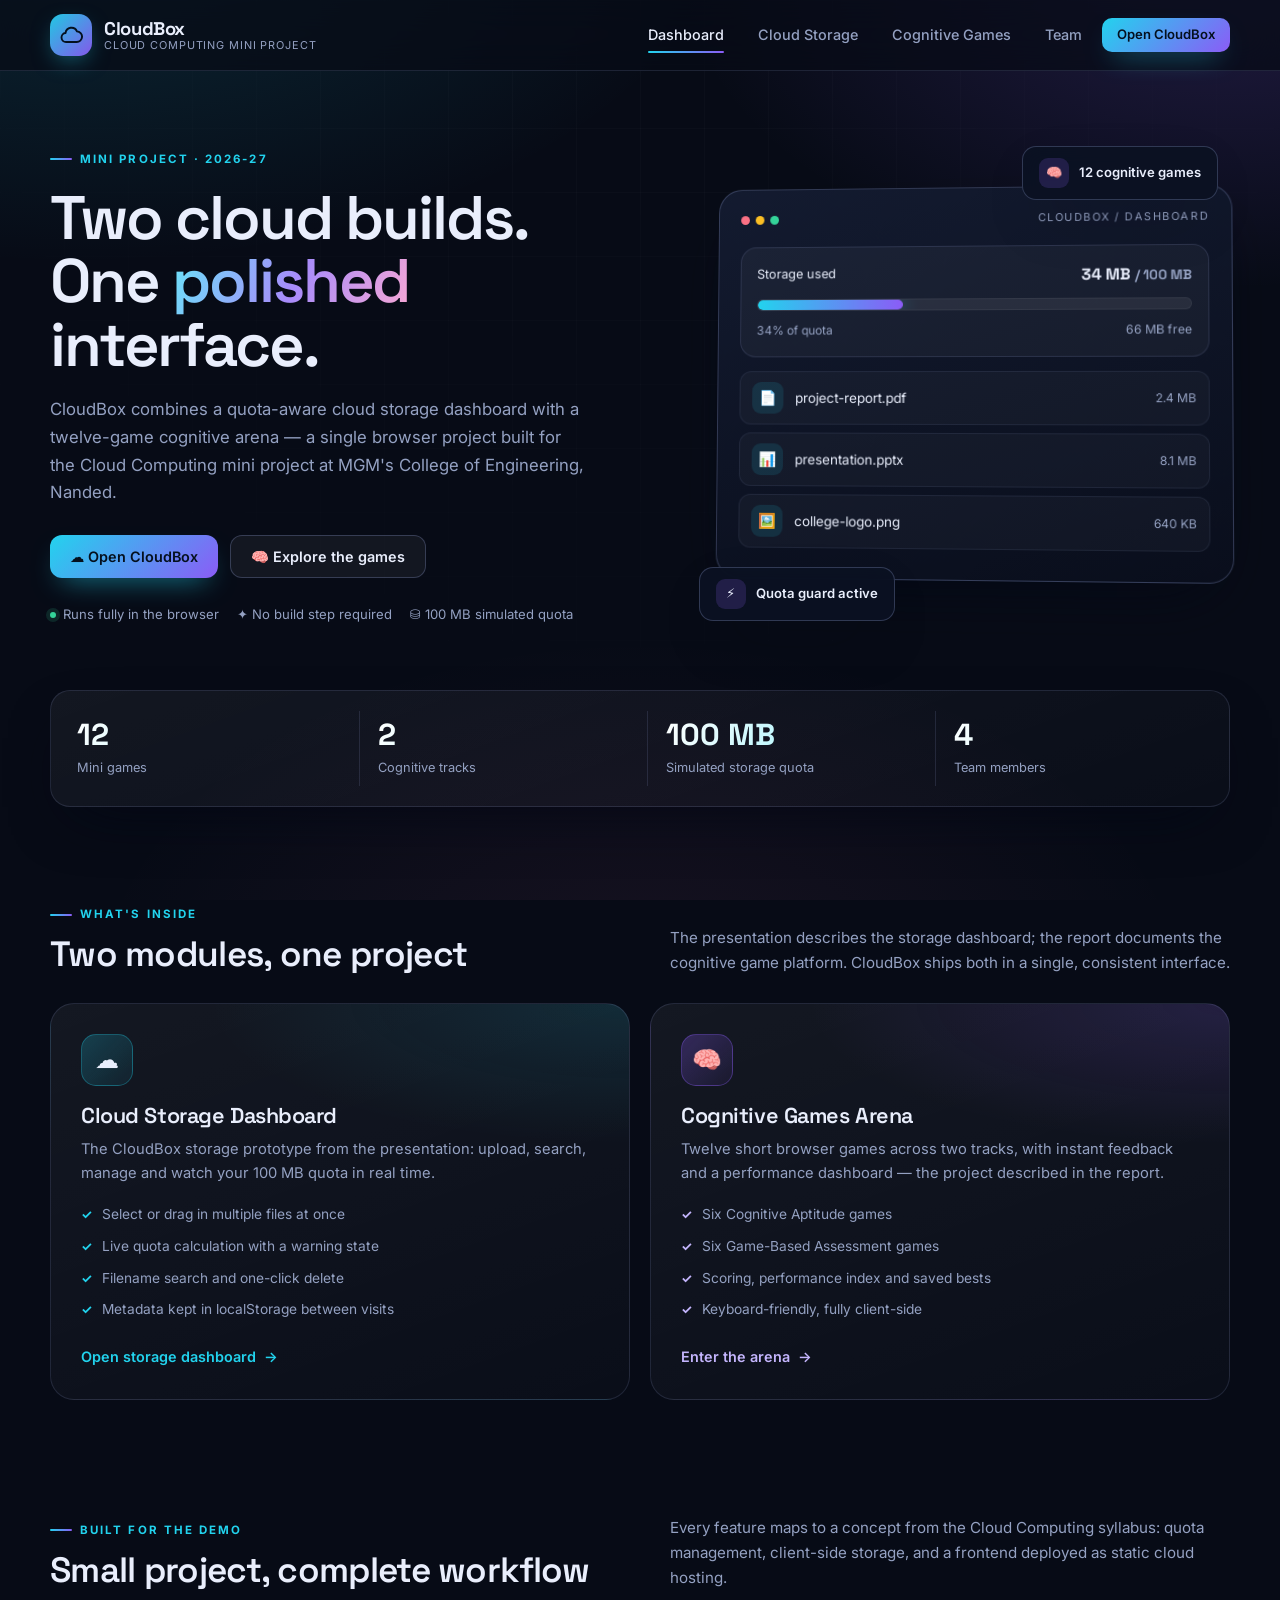
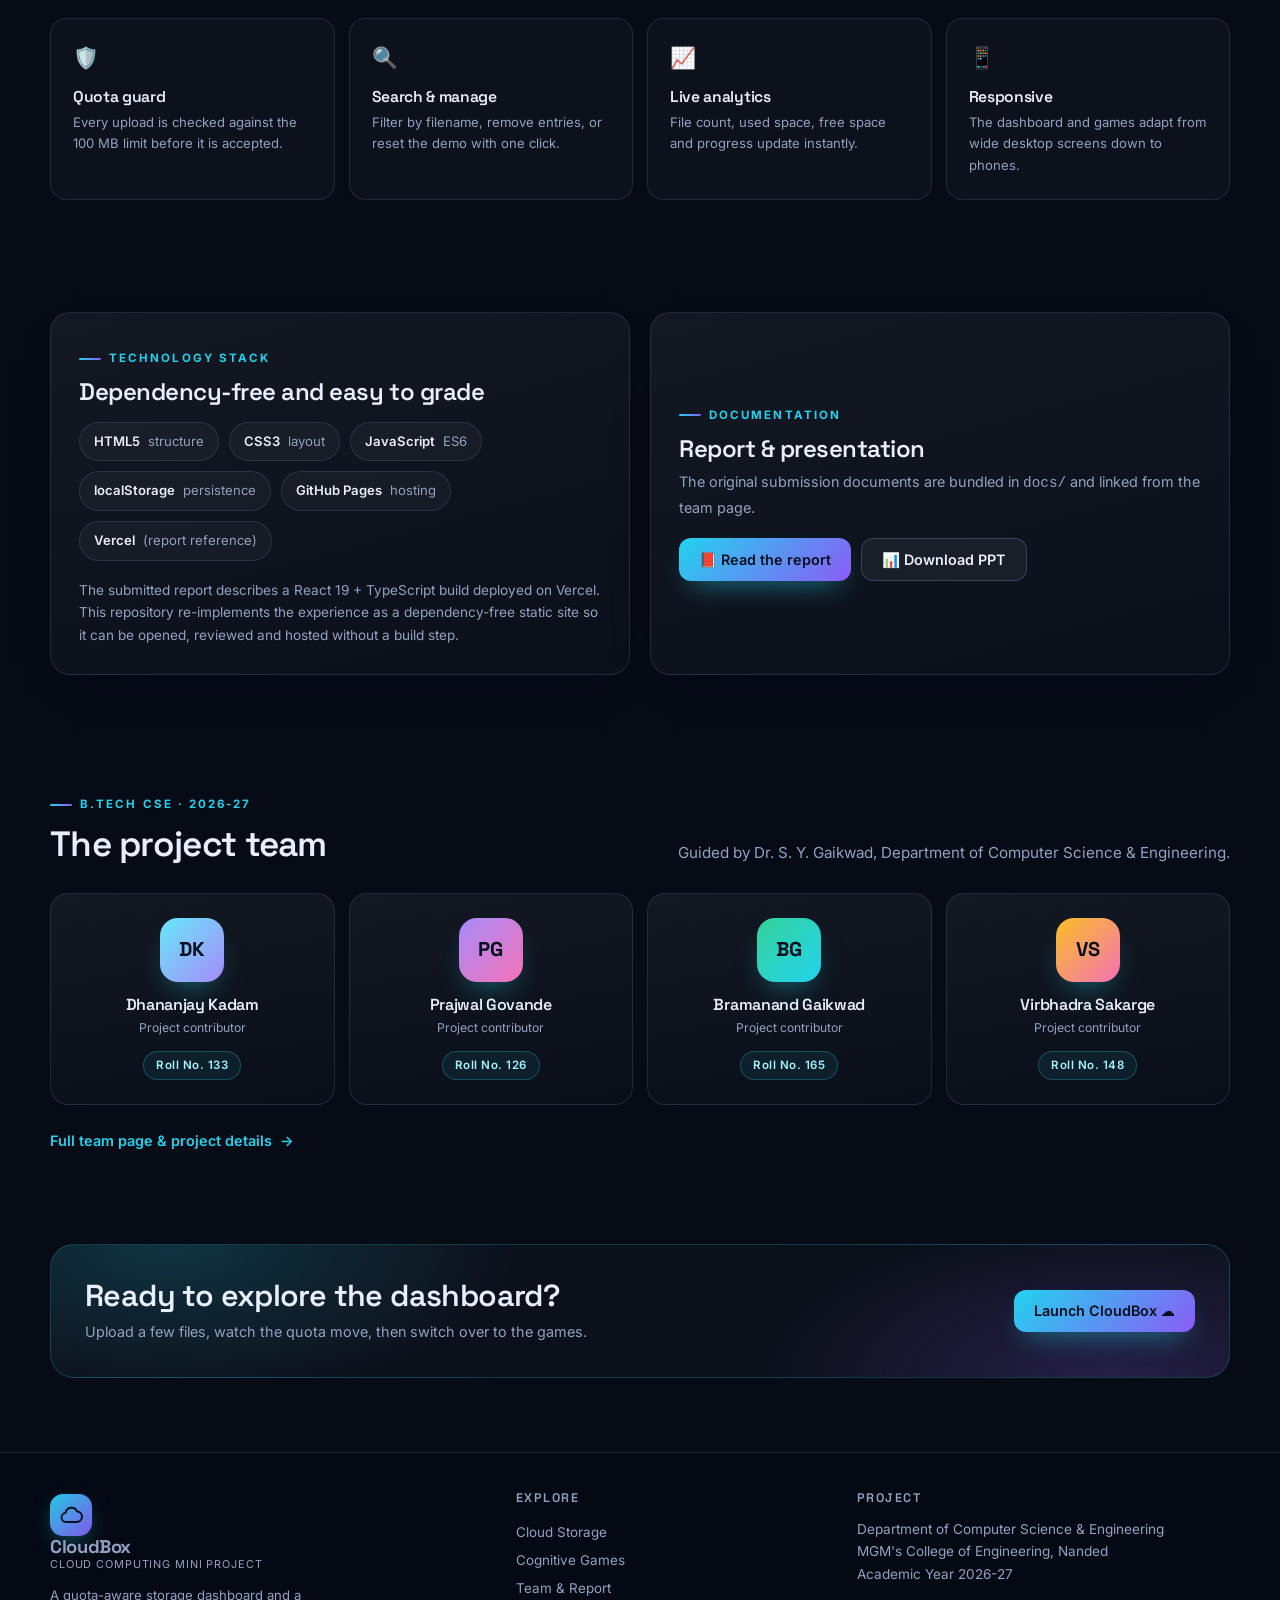
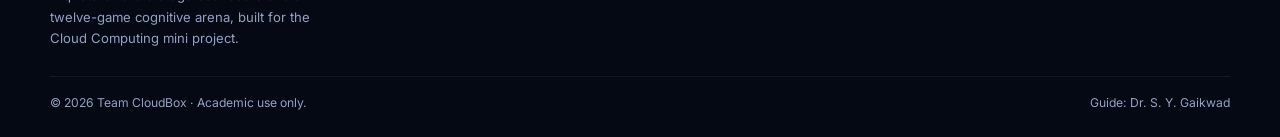
<file: index.html>
<!DOCTYPE html>
<html lang="en">
<head>
  <meta charset="UTF-8" />
  <meta name="viewport" content="width=device-width, initial-scale=1.0" />
  <title>CloudBox — Cloud Computing Mini Project 2026-27</title>
  <meta name="description" content="CloudBox is a Cloud Computing mini project combining a quota-aware cloud storage dashboard with a twelve-game cognitive arena." />
  <link rel="icon" href="data:image/svg+xml,%3Csvg xmlns='http://www.w3.org/2000/svg' viewBox='0 0 100 100'%3E%3Ctext y='.9em' font-size='90'%3E%E2%98%81%EF%B8%8F%3C/text%3E%3C/svg%3E" />
  <link rel="preconnect" href="https://fonts.googleapis.com" />
  <link rel="preconnect" href="https://fonts.gstatic.com" crossorigin />
  <link href="https://fonts.googleapis.com/css2?family=Inter:wght@400;500;600;700&family=Space+Grotesk:wght@500;600;700&display=swap" rel="stylesheet" />
  <link rel="stylesheet" href="assets/css/style.css" />
</head>
<body data-page="home">

  <header class="site-header">
    <div class="container header-inner">
      <a class="brand" href="index.html" aria-label="CloudBox home">
        <span class="brand-mark" aria-hidden="true">
          <svg viewBox="0 0 24 24" fill="none" stroke="currentColor" stroke-width="1.9" stroke-linecap="round" stroke-linejoin="round">
            <path d="M17.5 19H7a4.5 4.5 0 0 1-.5-8.97 6 6 0 0 1 11.45-1.7A4.5 4.5 0 0 1 17.5 19Z" />
          </svg>
        </span>
        <span class="brand-text">
          <strong>CloudBox</strong>
          <small>Cloud Computing Mini Project</small>
        </span>
      </a>

      <button class="nav-toggle" aria-label="Toggle navigation" aria-expanded="false" aria-controls="siteNav">☰</button>

      <nav class="nav" id="siteNav" aria-label="Main navigation">
        <a href="index.html" data-nav="home">Dashboard</a>
        <a href="storage.html" data-nav="storage">Cloud Storage</a>
        <a href="games.html" data-nav="games">Cognitive Games</a>
        <a href="team.html" data-nav="team">Team</a>
        <a class="btn btn-primary btn-sm" href="storage.html">Open CloudBox</a>
      </nav>
    </div>
  </header>

  <main>
    <!-- Hero -->
    <section class="hero">
      <div class="container hero-grid">
        <div>
          <span class="eyebrow">Mini Project · 2026-27</span>
          <h1>Two cloud builds.<br />One <span class="grad">polished</span> interface.</h1>
          <p class="hero-lead">
            CloudBox combines a quota-aware cloud storage dashboard with a twelve-game
            cognitive arena — a single browser project built for the Cloud Computing
            mini project at MGM's College of Engineering, Nanded.
          </p>
          <div class="hero-actions">
            <a class="btn btn-primary" href="storage.html">☁ Open CloudBox</a>
            <a class="btn" href="games.html">🧠 Explore the games</a>
          </div>
          <div class="hero-meta">
            <span><i class="dot"></i> Runs fully in the browser</span>
            <span>✦ No build step required</span>
            <span>⛁ 100 MB simulated quota</span>
          </div>
        </div>

        <div class="hero-visual" aria-hidden="true">
          <div class="float-chip one"><span class="ico">🧠</span> 12 cognitive games</div>
          <div class="console">
            <div class="console-top">
              <div class="console-dots"><i></i><i></i><i></i></div>
              <span class="console-title">cloudbox / dashboard</span>
            </div>

            <div class="quota-card">
              <div class="quota-line"><span>Storage used</span><strong>34 MB <span class="muted small">/ 100 MB</span></strong></div>
              <div class="progress"><span style="width:34%"></span></div>
              <div class="progress-legend"><span>34% of quota</span><span>66 MB free</span></div>
            </div>

            <div class="mini-file"><span class="ico">📄</span> project-report.pdf <span class="size">2.4 MB</span></div>
            <div class="mini-file"><span class="ico">📊</span> presentation.pptx <span class="size">8.1 MB</span></div>
            <div class="mini-file"><span class="ico">🖼️</span> college-logo.png <span class="size">640 KB</span></div>
          </div>
          <div class="float-chip two"><span class="ico">⚡</span> Quota guard active</div>
        </div>
      </div>
    </section>

    <!-- Quick stats -->
    <section class="section-sm">
      <div class="container">
        <div class="stats-strip reveal">
          <div class="stat-cell"><strong>12</strong><span>Mini games</span></div>
          <div class="stat-cell"><strong>2</strong><span>Cognitive tracks</span></div>
          <div class="stat-cell"><strong>100 MB</strong><span>Simulated storage quota</span></div>
          <div class="stat-cell"><strong>4</strong><span>Team members</span></div>
        </div>
      </div>
    </section>

    <!-- Modules -->
    <section class="section">
      <div class="container">
        <div class="section-head reveal">
          <div>
            <span class="eyebrow">What's inside</span>
            <h2>Two modules, one project</h2>
          </div>
          <p>The presentation describes the storage dashboard; the report documents the cognitive game platform. CloudBox ships both in a single, consistent interface.</p>
        </div>

        <div class="module-grid">
          <article class="module-card card reveal">
            <div class="module-icon">☁️</div>
            <h3>Cloud Storage Dashboard</h3>
            <p>The CloudBox storage prototype from the presentation: upload, search, manage and watch your 100 MB quota in real time.</p>
            <ul class="module-list">
              <li>Select or drag in multiple files at once</li>
              <li>Live quota calculation with a warning state</li>
              <li>Filename search and one-click delete</li>
              <li>Metadata kept in localStorage between visits</li>
            </ul>
            <a class="link-arrow" href="storage.html">Open storage dashboard <span aria-hidden="true">→</span></a>
          </article>

          <article class="module-card violet card reveal">
            <div class="module-icon">🧠</div>
            <h3>Cognitive Games Arena</h3>
            <p>Twelve short browser games across two tracks, with instant feedback and a performance dashboard — the project described in the report.</p>
            <ul class="module-list">
              <li>Six Cognitive Aptitude games</li>
              <li>Six Game-Based Assessment games</li>
              <li>Scoring, performance index and saved bests</li>
              <li>Keyboard-friendly, fully client-side</li>
            </ul>
            <a class="link-arrow" href="games.html">Enter the arena <span aria-hidden="true">→</span></a>
          </article>
        </div>
      </div>
    </section>

    <!-- Features -->
    <section class="section">
      <div class="container">
        <div class="section-head reveal">
          <div>
            <span class="eyebrow">Built for the demo</span>
            <h2>Small project, complete workflow</h2>
          </div>
          <p>Every feature maps to a concept from the Cloud Computing syllabus: quota management, client-side storage, and a frontend deployed as static cloud hosting.</p>
        </div>

        <div class="feature-grid">
          <div class="feature reveal">
            <span class="f-ico">🛡️</span>
            <h4>Quota guard</h4>
            <p>Every upload is checked against the 100 MB limit before it is accepted.</p>
          </div>
          <div class="feature reveal">
            <span class="f-ico">🔍</span>
            <h4>Search &amp; manage</h4>
            <p>Filter by filename, remove entries, or reset the demo with one click.</p>
          </div>
          <div class="feature reveal">
            <span class="f-ico">📈</span>
            <h4>Live analytics</h4>
            <p>File count, used space, free space and progress update instantly.</p>
          </div>
          <div class="feature reveal">
            <span class="f-ico">📱</span>
            <h4>Responsive</h4>
            <p>The dashboard and games adapt from wide desktop screens down to phones.</p>
          </div>
        </div>
      </div>
    </section>

    <!-- Stack + report -->
    <section class="section">
      <div class="container">
        <div class="module-grid">
          <div class="panel reveal" style="padding: 28px;">
            <span class="eyebrow">Technology stack</span>
            <h2 style="margin: 10px 0 16px; font-size: 1.5rem;">Dependency-free and easy to grade</h2>
            <div class="chip-row">
              <span class="chip"><b>HTML5</b> structure</span>
              <span class="chip"><b>CSS3</b> layout</span>
              <span class="chip"><b>JavaScript</b> ES6</span>
              <span class="chip"><b>localStorage</b> persistence</span>
              <span class="chip"><b>GitHub Pages</b> hosting</span>
              <span class="chip"><b>Vercel</b> (report reference)</span>
            </div>
            <p class="small muted" style="margin-top: 18px;">
              The submitted report describes a React 19 + TypeScript build deployed on Vercel.
              This repository re-implements the experience as a dependency-free static site so it
              can be opened, reviewed and hosted without a build step.
            </p>
          </div>

          <div class="panel reveal" style="padding: 28px; display: flex; flex-direction: column; justify-content: center;">
            <span class="eyebrow">Documentation</span>
            <h2 style="margin: 10px 0 8px; font-size: 1.5rem;">Report &amp; presentation</h2>
            <p class="muted" style="font-size: 0.9rem;">The original submission documents are bundled in <code>docs/</code> and linked from the team page.</p>
            <div style="display: flex; gap: 10px; flex-wrap: wrap; margin-top: 18px;">
              <a class="btn btn-primary" href="docs/Cloud_Computing_Mini_Project_Report.pdf" target="_blank" rel="noopener">📕 Read the report</a>
              <a class="btn" href="docs/Cloud_Computing_Mini_Project_Presentation.pptx">📊 Download PPT</a>
            </div>
          </div>
        </div>
      </div>
    </section>

    <!-- Team -->
    <section class="section">
      <div class="container">
        <div class="section-head reveal">
          <div>
            <span class="eyebrow">B.Tech CSE · 2026-27</span>
            <h2>The project team</h2>
          </div>
          <p>Guided by Dr. S. Y. Gaikwad, Department of Computer Science &amp; Engineering.</p>
        </div>

        <div class="team-grid">
          <article class="member reveal">
            <div class="avatar">DK</div>
            <h3>Dhananjay Kadam</h3>
            <p class="role">Project contributor</p>
            <span class="roll">Roll No. 133</span>
          </article>
          <article class="member reveal">
            <div class="avatar">PG</div>
            <h3>Prajwal Govande</h3>
            <p class="role">Project contributor</p>
            <span class="roll">Roll No. 126</span>
          </article>
          <article class="member reveal">
            <div class="avatar">BG</div>
            <h3>Bramanand Gaikwad</h3>
            <p class="role">Project contributor</p>
            <span class="roll">Roll No. 165</span>
          </article>
          <article class="member reveal">
            <div class="avatar">VS</div>
            <h3>Virbhadra Sakarge</h3>
            <p class="role">Project contributor</p>
            <span class="roll">Roll No. 148</span>
          </article>
        </div>

        <div style="margin-top: 22px;">
          <a class="link-arrow" href="team.html">Full team page &amp; project details <span aria-hidden="true">→</span></a>
        </div>
      </div>
    </section>

    <!-- CTA -->
    <section class="section-sm">
      <div class="container">
        <div class="cta-band reveal">
          <div>
            <h2>Ready to explore the dashboard?</h2>
            <p>Upload a few files, watch the quota move, then switch over to the games.</p>
          </div>
          <a class="btn btn-primary" href="storage.html">Launch CloudBox ☁</a>
        </div>
      </div>
    </section>
  </main>

  <footer class="site-footer">
    <div class="container footer-grid">
      <div class="footer-brand">
        <a class="brand" href="index.html">
          <span class="brand-mark" aria-hidden="true">
            <svg viewBox="0 0 24 24" fill="none" stroke="currentColor" stroke-width="1.9" stroke-linecap="round" stroke-linejoin="round">
              <path d="M17.5 19H7a4.5 4.5 0 0 1-.5-8.97 6 6 0 0 1 11.45-1.7A4.5 4.5 0 0 1 17.5 19Z" />
            </svg>
          </span>
          <span class="brand-text"><strong>CloudBox</strong><small>Cloud Computing Mini Project</small></span>
        </a>
        <p>A quota-aware storage dashboard and a twelve-game cognitive arena, built for the Cloud Computing mini project.</p>
      </div>

      <div>
        <h4>Explore</h4>
        <a href="storage.html">Cloud Storage</a>
        <a href="games.html">Cognitive Games</a>
        <a href="team.html">Team &amp; Report</a>
      </div>

      <div>
        <h4>Project</h4>
        <p class="small muted">Department of Computer Science &amp; Engineering<br />
        MGM's College of Engineering, Nanded<br />
        Academic Year 2026-27</p>
      </div>
    </div>

    <div class="container footer-bottom">
      <span>© <span class="js-year">2026</span> Team CloudBox · Academic use only.</span>
      <span>Guide: Dr. S. Y. Gaikwad</span>
    </div>
  </footer>

  <script src="assets/js/common.js"></script>
</body>
</html>
</file>
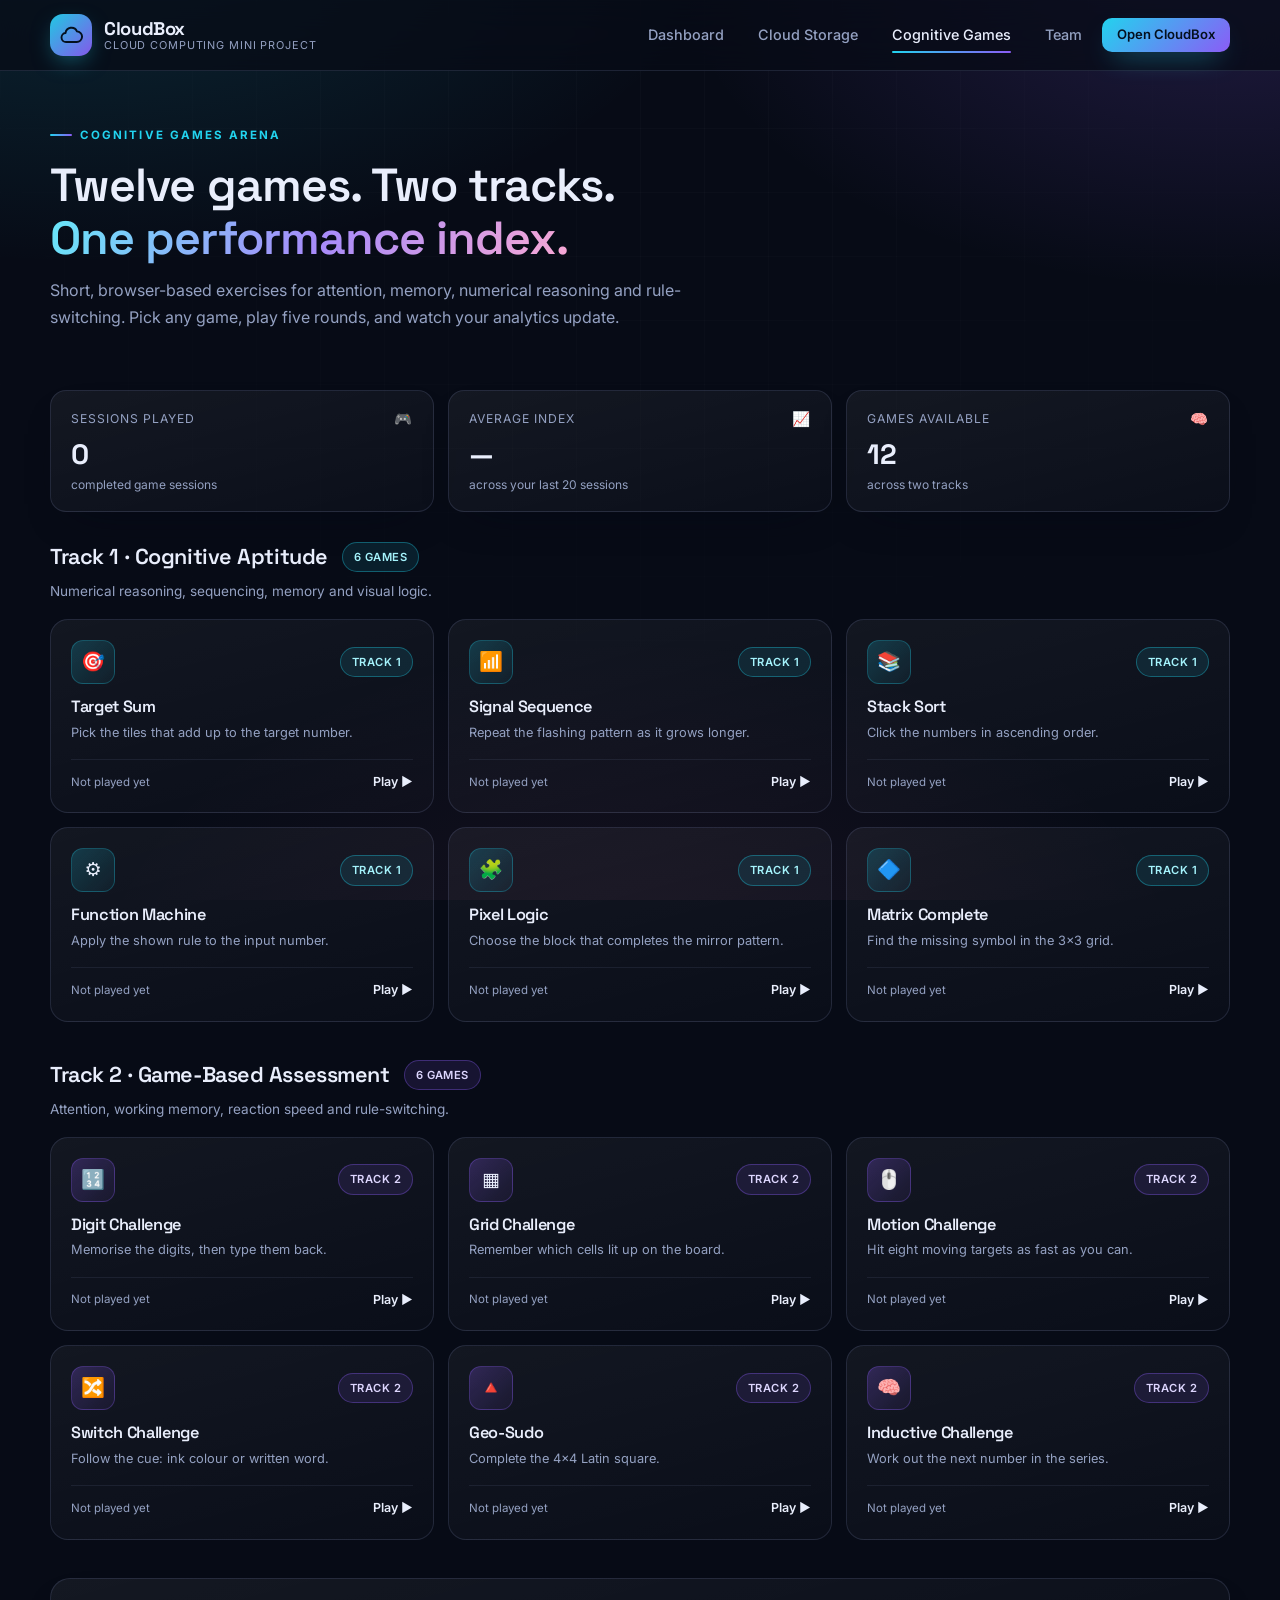
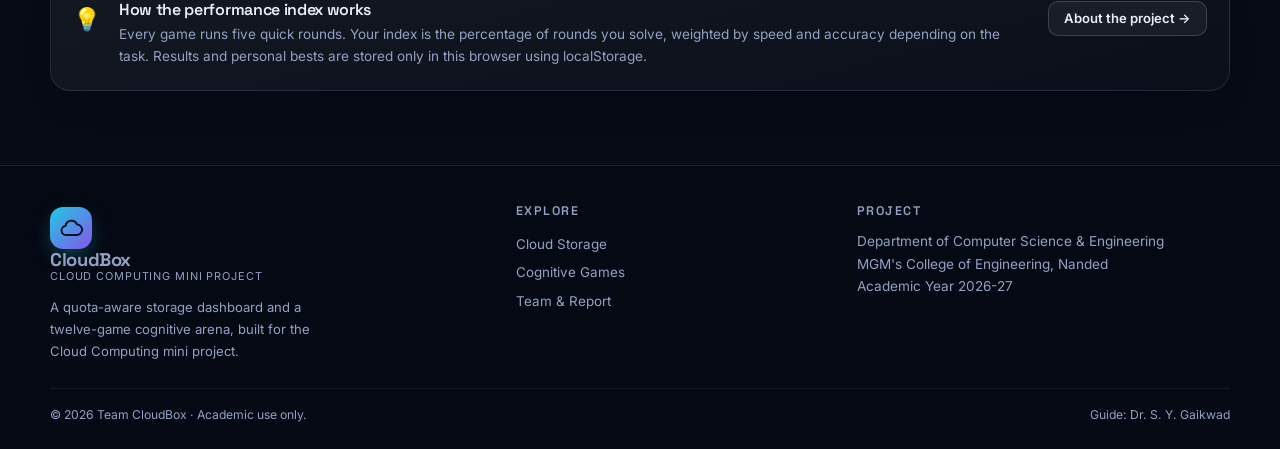
<file: games.html>
<!DOCTYPE html>
<html lang="en">
<head>
  <meta charset="UTF-8" />
  <meta name="viewport" content="width=device-width, initial-scale=1.0" />
  <title>Cognitive Games — CloudBox</title>
  <meta name="description" content="Twelve browser-based cognitive mini-games across two tracks, with instant scoring and a performance dashboard." />
  <link rel="icon" href="data:image/svg+xml,%3Csvg xmlns='http://www.w3.org/2000/svg' viewBox='0 0 100 100'%3E%3Ctext y='.9em' font-size='90'%3E%F0%9F%A7%A0%3C/text%3E%3C/svg%3E" />
  <link rel="preconnect" href="https://fonts.googleapis.com" />
  <link rel="preconnect" href="https://fonts.gstatic.com" crossorigin />
  <link href="https://fonts.googleapis.com/css2?family=Inter:wght@400;500;600;700&family=Space+Grotesk:wght@500;600;700&display=swap" rel="stylesheet" />
  <link rel="stylesheet" href="assets/css/style.css" />
</head>
<body data-page="games">

  <header class="site-header">
    <div class="container header-inner">
      <a class="brand" href="index.html" aria-label="CloudBox home">
        <span class="brand-mark" aria-hidden="true">
          <svg viewBox="0 0 24 24" fill="none" stroke="currentColor" stroke-width="1.9" stroke-linecap="round" stroke-linejoin="round">
            <path d="M17.5 19H7a4.5 4.5 0 0 1-.5-8.97 6 6 0 0 1 11.45-1.7A4.5 4.5 0 0 1 17.5 19Z" />
          </svg>
        </span>
        <span class="brand-text"><strong>CloudBox</strong><small>Cloud Computing Mini Project</small></span>
      </a>

      <button class="nav-toggle" aria-label="Toggle navigation" aria-expanded="false" aria-controls="siteNav">☰</button>

      <nav class="nav" id="siteNav" aria-label="Main navigation">
        <a href="index.html" data-nav="home">Dashboard</a>
        <a href="storage.html" data-nav="storage">Cloud Storage</a>
        <a href="games.html" data-nav="games">Cognitive Games</a>
        <a href="team.html" data-nav="team">Team</a>
        <a class="btn btn-primary btn-sm" href="storage.html">Open CloudBox</a>
      </nav>
    </div>
  </header>

  <main>
    <section class="page-hero">
      <div class="container">
        <span class="eyebrow">Cognitive Games Arena</span>
        <h1>Twelve games. Two tracks.<br /><span class="grad">One performance index.</span></h1>
        <p>
          Short, browser-based exercises for attention, memory, numerical reasoning and
          rule-switching. Pick any game, play five rounds, and watch your analytics update.
        </p>
      </div>
    </section>

    <section class="section-sm">
      <div class="container">
        <div class="analytics-strip">
          <div class="stat-card panel">
            <div class="label"><span>Sessions Played</span><span>🎮</span></div>
            <strong id="statPlays">0</strong>
            <small>completed game sessions</small>
          </div>
          <div class="stat-card panel">
            <div class="label"><span>Average Index</span><span>📈</span></div>
            <strong id="statAvg">—</strong>
            <small>across your last 20 sessions</small>
          </div>
          <div class="stat-card panel">
            <div class="label"><span>Games Available</span><span>🧠</span></div>
            <strong id="statGames">12</strong>
            <small>across two tracks</small>
          </div>
        </div>

        <div class="track-block">
          <div class="track-head">
            <h2>Track 1 · Cognitive Aptitude</h2>
            <span class="badge cyan">6 games</span>
            <p>Numerical reasoning, sequencing, memory and visual logic.</p>
          </div>
          <div class="games-grid" id="track1Grid"></div>
        </div>

        <div class="track-block">
          <div class="track-head">
            <h2>Track 2 · Game-Based Assessment</h2>
            <span class="badge violet">6 games</span>
            <p>Attention, working memory, reaction speed and rule-switching.</p>
          </div>
          <div class="games-grid" id="track2Grid"></div>
        </div>

        <div class="panel" style="padding: 22px; display: flex; gap: 18px; align-items: flex-start; flex-wrap: wrap;">
          <div style="font-size: 1.4rem;">💡</div>
          <div style="flex: 1; min-width: 240px;">
            <h3 style="font-size: 1rem; margin-bottom: 4px;">How the performance index works</h3>
            <p class="muted small">
              Every game runs five quick rounds. Your index is the percentage of rounds you solve,
              weighted by speed and accuracy depending on the task. Results and personal bests are
              stored only in this browser using localStorage.
            </p>
          </div>
          <a class="btn btn-sm" href="team.html">About the project →</a>
        </div>
      </div>
    </section>
  </main>

  <!-- Game modal -->
  <div class="modal" id="gameModal" aria-hidden="true">
    <div class="modal-backdrop" data-close></div>
    <div class="modal-panel" role="dialog" aria-modal="true" aria-labelledby="gameTitle">
      <header class="modal-head">
        <div>
          <span class="badge cyan" id="gameTrack">Track 1</span>
          <h3 id="gameTitle">Game</h3>
        </div>
        <button class="icon-btn" type="button" data-close aria-label="Close game">✕</button>
      </header>

      <div class="game-hud">
        <span id="hudRound">Round 1 / 5</span>
        <span id="hudScore">Score 0</span>
      </div>

      <div class="game-stage" id="gameStage"></div>
      <p class="game-hint" id="gameHint"></p>
    </div>
  </div>

  <footer class="site-footer">
    <div class="container footer-grid">
      <div class="footer-brand">
        <a class="brand" href="index.html">
          <span class="brand-mark" aria-hidden="true">
            <svg viewBox="0 0 24 24" fill="none" stroke="currentColor" stroke-width="1.9" stroke-linecap="round" stroke-linejoin="round">
              <path d="M17.5 19H7a4.5 4.5 0 0 1-.5-8.97 6 6 0 0 1 11.45-1.7A4.5 4.5 0 0 1 17.5 19Z" />
            </svg>
          </span>
          <span class="brand-text"><strong>CloudBox</strong><small>Cloud Computing Mini Project</small></span>
        </a>
        <p>A quota-aware storage dashboard and a twelve-game cognitive arena, built for the Cloud Computing mini project.</p>
      </div>
      <div>
        <h4>Explore</h4>
        <a href="storage.html">Cloud Storage</a>
        <a href="games.html">Cognitive Games</a>
        <a href="team.html">Team &amp; Report</a>
      </div>
      <div>
        <h4>Project</h4>
        <p class="small muted">Department of Computer Science &amp; Engineering<br />
        MGM's College of Engineering, Nanded<br />
        Academic Year 2026-27</p>
      </div>
    </div>
    <div class="container footer-bottom">
      <span>© <span class="js-year">2026</span> Team CloudBox · Academic use only.</span>
      <span>Guide: Dr. S. Y. Gaikwad</span>
    </div>
  </footer>

  <noscript>
    <p class="container" style="padding: 20px 0;">JavaScript is required to play the games.</p>
  </noscript>

  <script src="assets/js/common.js"></script>
  <script src="assets/js/games.js"></script>
</body>
</html>
</file>
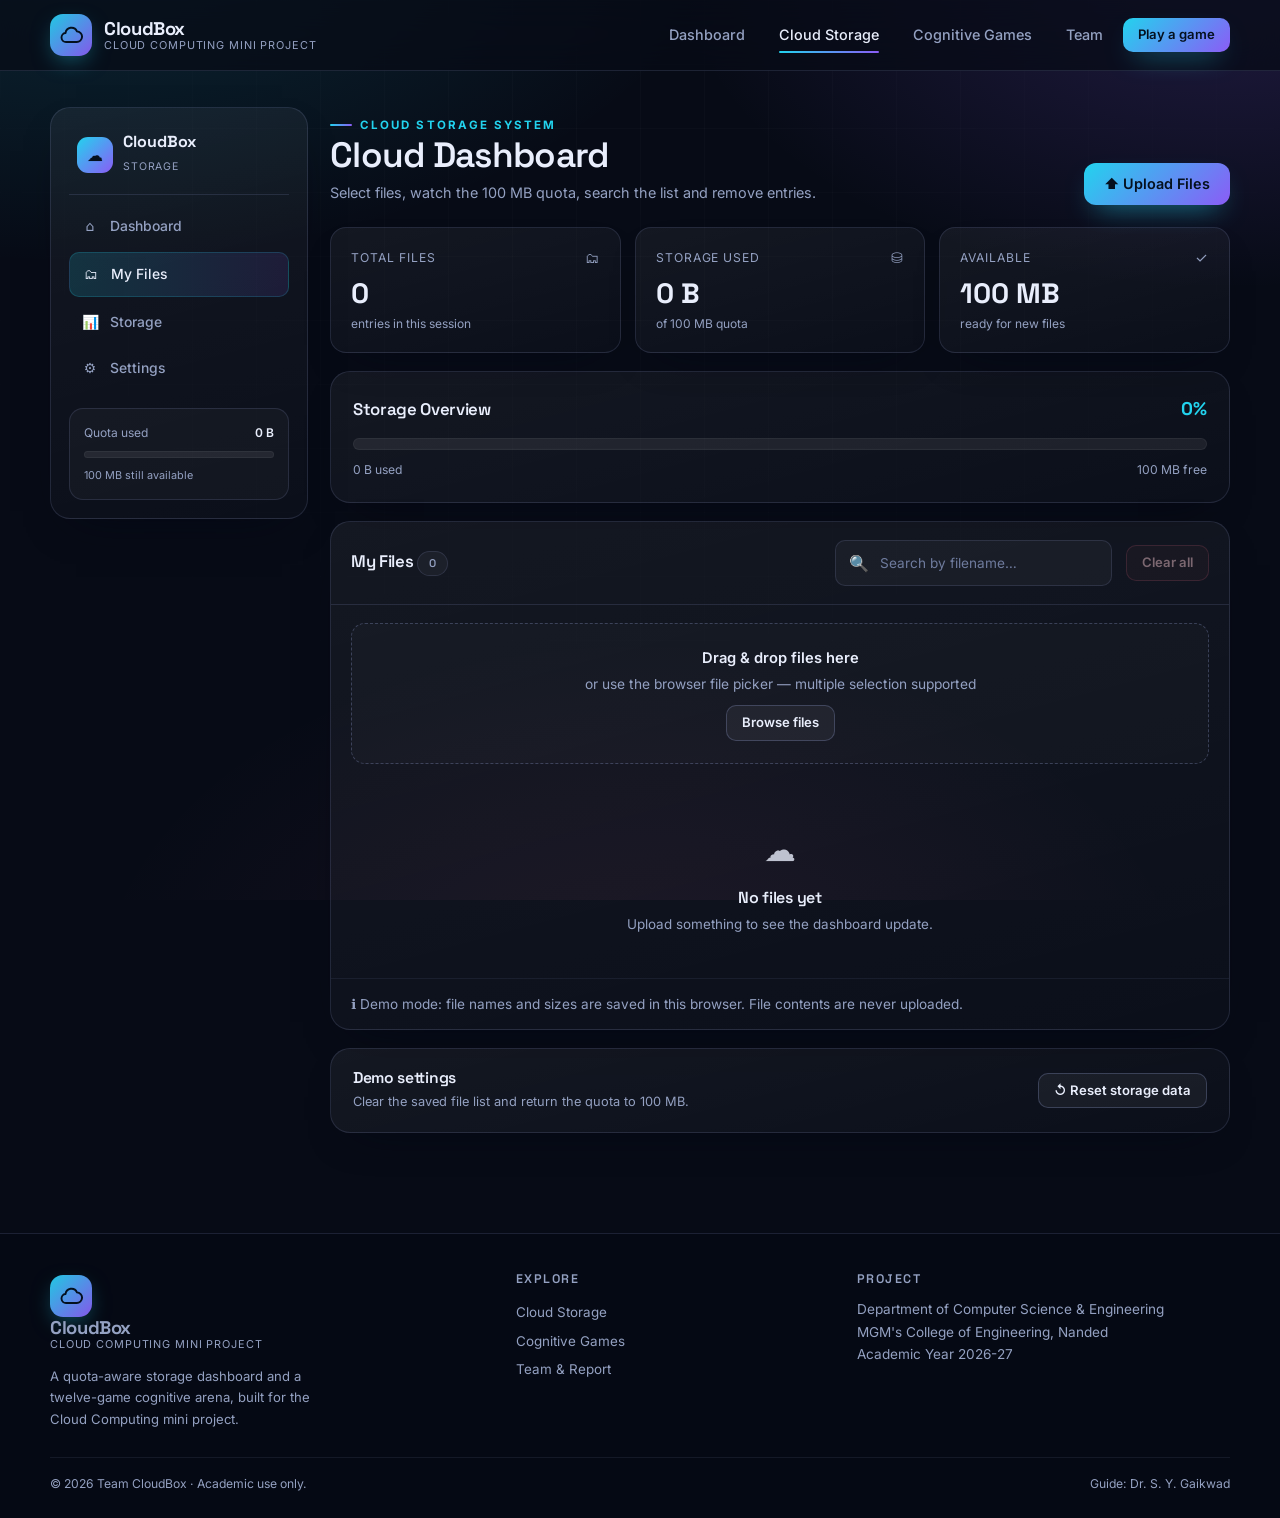
<file: storage.html>
<!DOCTYPE html>
<html lang="en">
<head>
  <meta charset="UTF-8" />
  <meta name="viewport" content="width=device-width, initial-scale=1.0" />
  <title>Cloud Storage Dashboard — CloudBox</title>
  <meta name="description" content="CloudBox cloud storage dashboard: upload files, search, delete and track a simulated 100 MB storage quota." />
  <link rel="icon" href="data:image/svg+xml,%3Csvg xmlns='http://www.w3.org/2000/svg' viewBox='0 0 100 100'%3E%3Ctext y='.9em' font-size='90'%3E%E2%98%81%EF%B8%8F%3C/text%3E%3C/svg%3E" />
  <link rel="preconnect" href="https://fonts.googleapis.com" />
  <link rel="preconnect" href="https://fonts.gstatic.com" crossorigin />
  <link href="https://fonts.googleapis.com/css2?family=Inter:wght@400;500;600;700&family=Space+Grotesk:wght@500;600;700&display=swap" rel="stylesheet" />
  <link rel="stylesheet" href="assets/css/style.css" />
</head>
<body data-page="storage">

  <header class="site-header">
    <div class="container header-inner">
      <a class="brand" href="index.html" aria-label="CloudBox home">
        <span class="brand-mark" aria-hidden="true">
          <svg viewBox="0 0 24 24" fill="none" stroke="currentColor" stroke-width="1.9" stroke-linecap="round" stroke-linejoin="round">
            <path d="M17.5 19H7a4.5 4.5 0 0 1-.5-8.97 6 6 0 0 1 11.45-1.7A4.5 4.5 0 0 1 17.5 19Z" />
          </svg>
        </span>
        <span class="brand-text"><strong>CloudBox</strong><small>Cloud Computing Mini Project</small></span>
      </a>

      <button class="nav-toggle" aria-label="Toggle navigation" aria-expanded="false" aria-controls="siteNav">☰</button>

      <nav class="nav" id="siteNav" aria-label="Main navigation">
        <a href="index.html" data-nav="home">Dashboard</a>
        <a href="storage.html" data-nav="storage">Cloud Storage</a>
        <a href="games.html" data-nav="games">Cognitive Games</a>
        <a href="team.html" data-nav="team">Team</a>
        <a class="btn btn-primary btn-sm" href="games.html">Play a game</a>
      </nav>
    </div>
  </header>

  <main class="page-main">
    <div class="container app-shell">
      <!-- Sidebar -->
      <aside class="sidebar panel">
        <div class="side-brand">
          <span class="cloud" aria-hidden="true">☁</span>
          <span><strong>CloudBox</strong><small>Storage</small></span>
        </div>

        <nav class="side-nav" aria-label="Dashboard sections">
          <a href="index.html"><span class="s-ico">⌂</span> Dashboard</a>
          <a href="#files" class="active"><span class="s-ico">🗂</span> My Files</a>
          <a href="#storageOverview"><span class="s-ico">📊</span> Storage</a>
          <a href="#settings"><span class="s-ico">⚙</span> Settings</a>
        </nav>

        <div class="quota-widget">
          <div class="q-row"><span>Quota used</span><b id="sideUsed">0 MB</b></div>
          <div class="progress" style="height: 7px;"><span id="sideBar" style="width: 0%"></span></div>
          <p class="hint"><span id="sideFree">100 MB</span> still available</p>
        </div>
      </aside>

      <!-- Main content -->
      <section>
        <div class="content-head">
          <div>
            <span class="eyebrow">Cloud Storage System</span>
            <h1>Cloud Dashboard</h1>
            <p>Select files, watch the 100 MB quota, search the list and remove entries.</p>
          </div>
          <button class="btn btn-primary" id="uploadBtn" type="button">⬆ Upload Files</button>
        </div>

        <!-- Summary cards -->
        <div class="stats-grid">
          <div class="stat-card panel">
            <div class="label"><span>Total Files</span><span>🗂</span></div>
            <strong id="statFiles">0</strong>
            <small>entries in this session</small>
          </div>
          <div class="stat-card panel">
            <div class="label"><span>Storage Used</span><span>⛁</span></div>
            <strong id="statUsed">0 MB</strong>
            <small>of 100 MB quota</small>
          </div>
          <div class="stat-card panel">
            <div class="label"><span>Available</span><span>✓</span></div>
            <strong id="statFree">100 MB</strong>
            <small>ready for new files</small>
          </div>
        </div>

        <!-- Storage overview -->
        <section class="storage-panel panel" id="storageOverview" aria-labelledby="storageTitle">
          <div class="s-head">
            <h2 id="storageTitle">Storage Overview</h2>
            <span class="pct" id="storagePct">0%</span>
          </div>
          <div class="progress" id="storageProgress" role="progressbar" aria-labelledby="storageTitle" aria-valuemin="0" aria-valuemax="100" aria-valuenow="0">
            <span id="storageBar" style="width: 0%"></span>
          </div>
          <div class="progress-legend">
            <span id="legendUsed">0 MB used</span>
            <span id="legendFree">100 MB free</span>
          </div>
        </section>

        <!-- Files -->
        <section class="files-panel panel" id="files" aria-labelledby="filesTitle">
          <div class="files-toolbar">
            <h2 id="filesTitle">My Files <span class="badge" id="filesCount">0</span></h2>

            <label class="search-box" for="searchInput">
              <span aria-hidden="true">🔍</span>
              <input type="search" id="searchInput" placeholder="Search by filename…" autocomplete="off" />
            </label>

            <button class="btn btn-danger btn-sm" id="clearAll" type="button" title="Remove every file">Clear all</button>
          </div>

          <div class="dropzone" id="dropzone">
            <p class="dz-title">Drag &amp; drop files here</p>
            <p>or use the browser file picker — multiple selection supported</p>
            <button class="btn btn-sm" id="browseBtn" type="button">Browse files</button>
          </div>

          <div class="file-list" id="fileList" aria-live="polite"></div>

          <div class="empty-state" id="emptyState">
            <div class="e-ico">☁️</div>
            <h3>No files yet</h3>
            <p>Upload something to see the dashboard update.</p>
          </div>

          <p class="small muted" style="padding: 14px 20px; border-top: 1px solid rgba(148,163,216,.09);">
            ℹ️ Demo mode: file names and sizes are saved in this browser. File contents are never uploaded.
          </p>
        </section>

        <!-- Settings -->
        <section class="settings-panel panel" id="settings">
          <div>
            <h3>Demo settings</h3>
            <p>Clear the saved file list and return the quota to 100 MB.</p>
          </div>
          <button class="btn btn-sm" id="resetBtn" type="button">↺ Reset storage data</button>
        </section>
      </section>
    </div>
  </main>

  <footer class="site-footer">
    <div class="container footer-grid">
      <div class="footer-brand">
        <a class="brand" href="index.html">
          <span class="brand-mark" aria-hidden="true">
            <svg viewBox="0 0 24 24" fill="none" stroke="currentColor" stroke-width="1.9" stroke-linecap="round" stroke-linejoin="round">
              <path d="M17.5 19H7a4.5 4.5 0 0 1-.5-8.97 6 6 0 0 1 11.45-1.7A4.5 4.5 0 0 1 17.5 19Z" />
            </svg>
          </span>
          <span class="brand-text"><strong>CloudBox</strong><small>Cloud Computing Mini Project</small></span>
        </a>
        <p>A quota-aware storage dashboard and a twelve-game cognitive arena, built for the Cloud Computing mini project.</p>
      </div>
      <div>
        <h4>Explore</h4>
        <a href="storage.html">Cloud Storage</a>
        <a href="games.html">Cognitive Games</a>
        <a href="team.html">Team &amp; Report</a>
      </div>
      <div>
        <h4>Project</h4>
        <p class="small muted">Department of Computer Science &amp; Engineering<br />
        MGM's College of Engineering, Nanded<br />
        Academic Year 2026-27</p>
      </div>
    </div>
    <div class="container footer-bottom">
      <span>© <span class="js-year">2026</span> Team CloudBox · Academic use only.</span>
      <span>Guide: Dr. S. Y. Gaikwad</span>
    </div>
  </footer>

  <input type="file" id="fileInput" multiple hidden />
  <div class="toast-stack" id="toastStack" aria-live="polite" aria-atomic="false"></div>

  <noscript>
    <p class="container" style="padding: 20px 0;">JavaScript is required for the storage dashboard.</p>
  </noscript>

  <script src="assets/js/common.js"></script>
  <script src="assets/js/storage.js"></script>
</body>
</html>
</file>
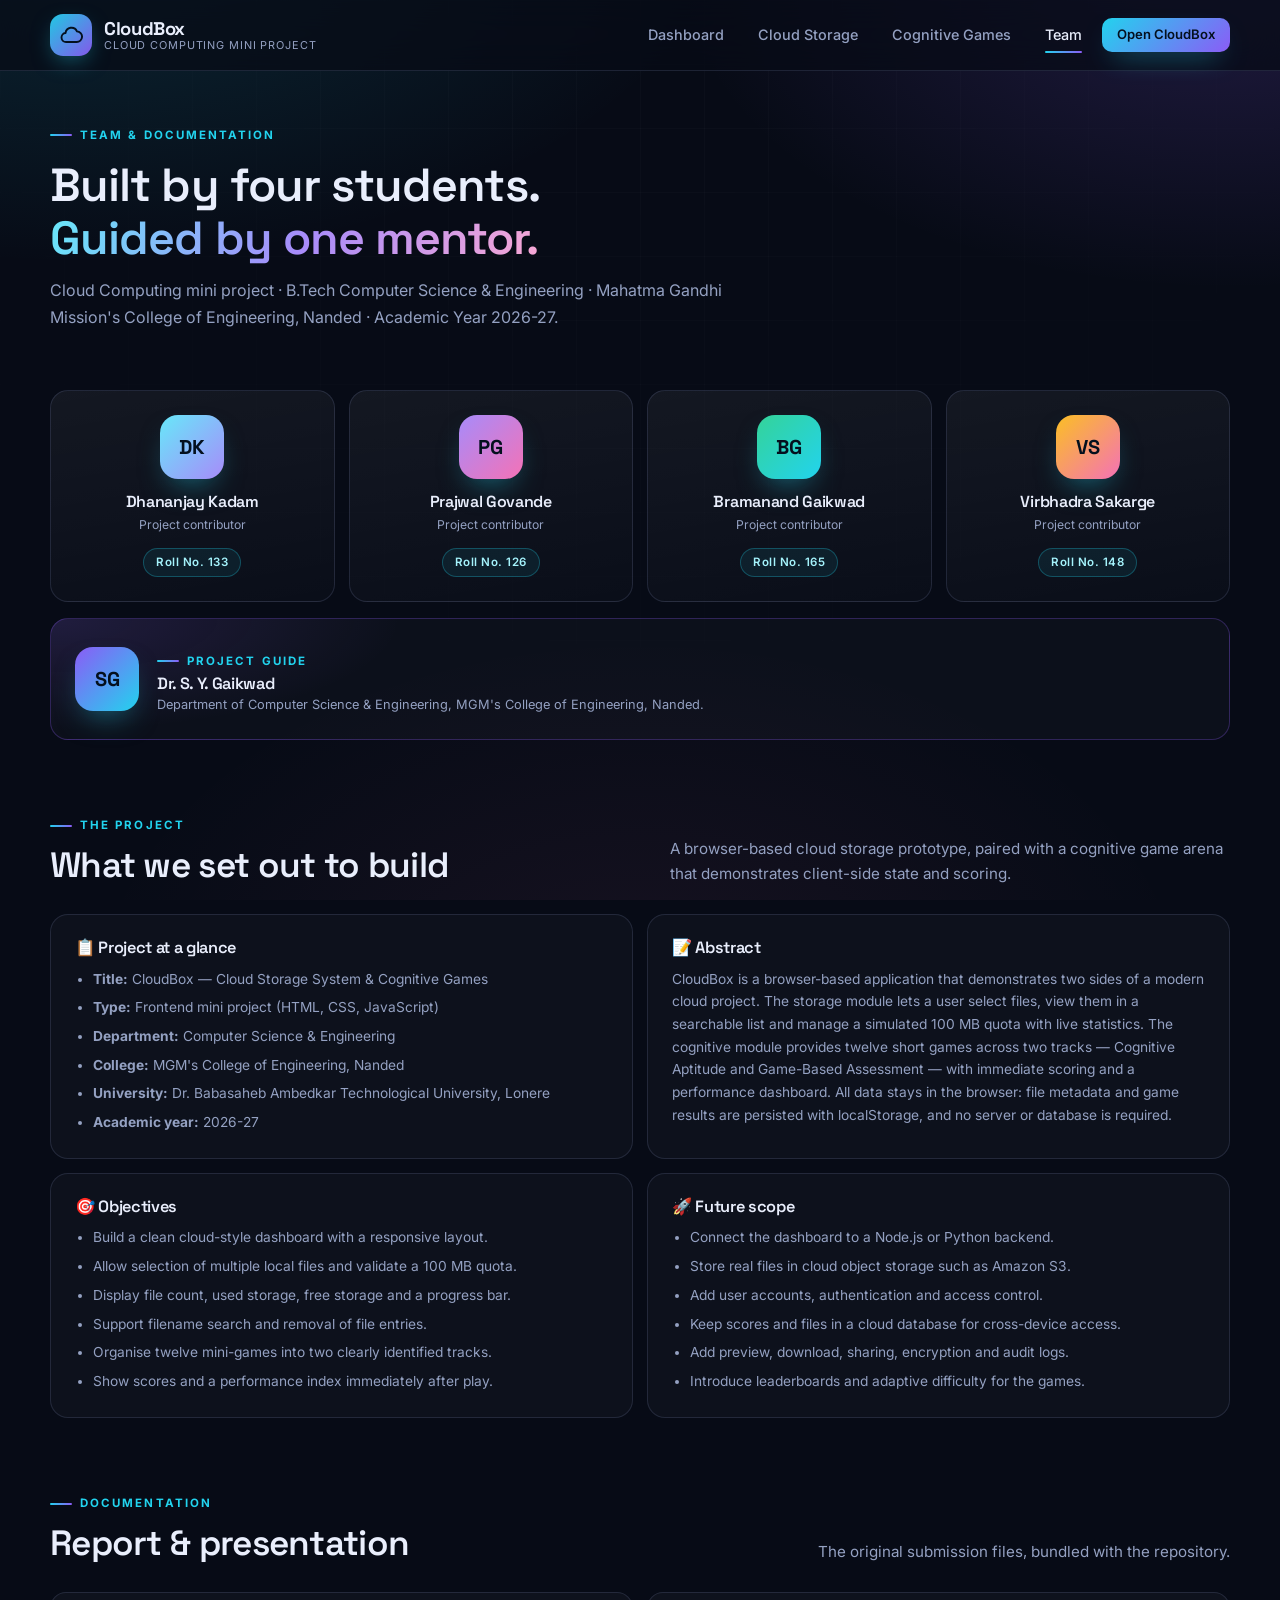
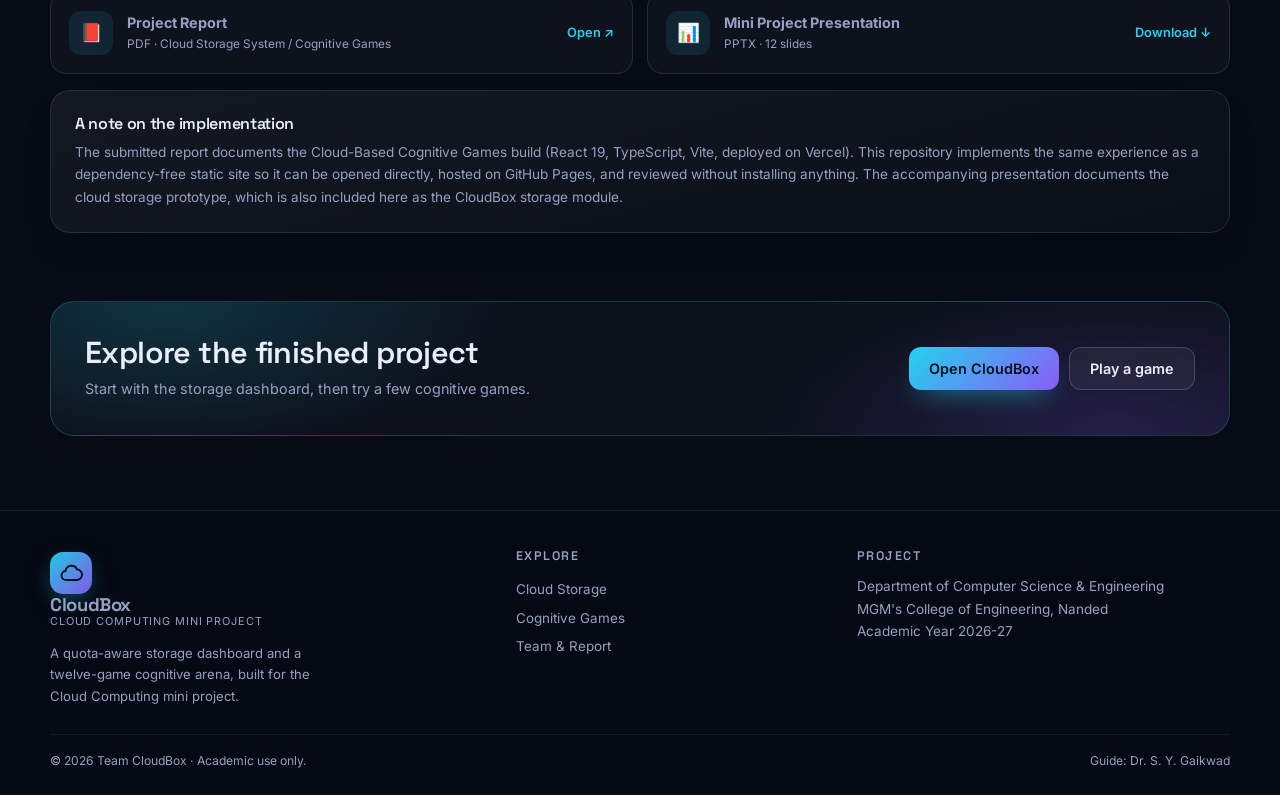
<file: team.html>
<!DOCTYPE html>
<html lang="en">
<head>
  <meta charset="UTF-8" />
  <meta name="viewport" content="width=device-width, initial-scale=1.0" />
  <title>Team &amp; Report — CloudBox</title>
  <meta name="description" content="Project team, guide, report and presentation for the CloudBox Cloud Computing mini project, MGM's College of Engineering, Nanded." />
  <link rel="icon" href="data:image/svg+xml,%3Csvg xmlns='http://www.w3.org/2000/svg' viewBox='0 0 100 100'%3E%3Ctext y='.9em' font-size='90'%3E%E2%98%81%EF%B8%8F%3C/text%3E%3C/svg%3E" />
  <link rel="preconnect" href="https://fonts.googleapis.com" />
  <link rel="preconnect" href="https://fonts.gstatic.com" crossorigin />
  <link href="https://fonts.googleapis.com/css2?family=Inter:wght@400;500;600;700&family=Space+Grotesk:wght@500;600;700&display=swap" rel="stylesheet" />
  <link rel="stylesheet" href="assets/css/style.css" />
</head>
<body data-page="team">

  <header class="site-header">
    <div class="container header-inner">
      <a class="brand" href="index.html" aria-label="CloudBox home">
        <span class="brand-mark" aria-hidden="true">
          <svg viewBox="0 0 24 24" fill="none" stroke="currentColor" stroke-width="1.9" stroke-linecap="round" stroke-linejoin="round">
            <path d="M17.5 19H7a4.5 4.5 0 0 1-.5-8.97 6 6 0 0 1 11.45-1.7A4.5 4.5 0 0 1 17.5 19Z" />
          </svg>
        </span>
        <span class="brand-text"><strong>CloudBox</strong><small>Cloud Computing Mini Project</small></span>
      </a>

      <button class="nav-toggle" aria-label="Toggle navigation" aria-expanded="false" aria-controls="siteNav">☰</button>

      <nav class="nav" id="siteNav" aria-label="Main navigation">
        <a href="index.html" data-nav="home">Dashboard</a>
        <a href="storage.html" data-nav="storage">Cloud Storage</a>
        <a href="games.html" data-nav="games">Cognitive Games</a>
        <a href="team.html" data-nav="team">Team</a>
        <a class="btn btn-primary btn-sm" href="storage.html">Open CloudBox</a>
      </nav>
    </div>
  </header>

  <main>
    <section class="page-hero">
      <div class="container">
        <span class="eyebrow">Team &amp; Documentation</span>
        <h1>Built by four students.<br /><span class="grad">Guided by one mentor.</span></h1>
        <p>
          Cloud Computing mini project · B.Tech Computer Science &amp; Engineering ·
          Mahatma Gandhi Mission's College of Engineering, Nanded · Academic Year 2026-27.
        </p>
      </div>
    </section>

    <section class="section-sm">
      <div class="container">
        <div class="team-grid">
          <article class="member reveal">
            <div class="avatar">DK</div>
            <h3>Dhananjay Kadam</h3>
            <p class="role">Project contributor</p>
            <span class="roll">Roll No. 133</span>
          </article>
          <article class="member reveal">
            <div class="avatar">PG</div>
            <h3>Prajwal Govande</h3>
            <p class="role">Project contributor</p>
            <span class="roll">Roll No. 126</span>
          </article>
          <article class="member reveal">
            <div class="avatar">BG</div>
            <h3>Bramanand Gaikwad</h3>
            <p class="role">Project contributor</p>
            <span class="roll">Roll No. 165</span>
          </article>
          <article class="member reveal">
            <div class="avatar">VS</div>
            <h3>Virbhadra Sakarge</h3>
            <p class="role">Project contributor</p>
            <span class="roll">Roll No. 148</span>
          </article>
        </div>

        <div class="guide-card reveal">
          <div class="avatar">SG</div>
          <div>
            <span class="eyebrow">Project guide</span>
            <h3 style="margin-top: 4px;">Dr. S. Y. Gaikwad</h3>
            <p>Department of Computer Science &amp; Engineering, MGM's College of Engineering, Nanded.</p>
          </div>
        </div>
      </div>
    </section>

    <section class="section-sm">
      <div class="container">
        <div class="section-head reveal">
          <div>
            <span class="eyebrow">The project</span>
            <h2>What we set out to build</h2>
          </div>
          <p>A browser-based cloud storage prototype, paired with a cognitive game arena that demonstrates client-side state and scoring.</p>
        </div>

        <div class="info-grid">
          <article class="info-card reveal">
            <h3>📋 Project at a glance</h3>
            <ul>
              <li><strong>Title:</strong> CloudBox — Cloud Storage System &amp; Cognitive Games</li>
              <li><strong>Type:</strong> Frontend mini project (HTML, CSS, JavaScript)</li>
              <li><strong>Department:</strong> Computer Science &amp; Engineering</li>
              <li><strong>College:</strong> MGM's College of Engineering, Nanded</li>
              <li><strong>University:</strong> Dr. Babasaheb Ambedkar Technological University, Lonere</li>
              <li><strong>Academic year:</strong> 2026-27</li>
            </ul>
          </article>

          <article class="info-card reveal">
            <h3>📝 Abstract</h3>
            <p>
              CloudBox is a browser-based application that demonstrates two sides of a modern
              cloud project. The storage module lets a user select files, view them in a
              searchable list and manage a simulated 100 MB quota with live statistics. The
              cognitive module provides twelve short games across two tracks — Cognitive
              Aptitude and Game-Based Assessment — with immediate scoring and a performance
              dashboard. All data stays in the browser: file metadata and game results are
              persisted with localStorage, and no server or database is required.
            </p>
          </article>

          <article class="info-card reveal">
            <h3>🎯 Objectives</h3>
            <ul>
              <li>Build a clean cloud-style dashboard with a responsive layout.</li>
              <li>Allow selection of multiple local files and validate a 100 MB quota.</li>
              <li>Display file count, used storage, free storage and a progress bar.</li>
              <li>Support filename search and removal of file entries.</li>
              <li>Organise twelve mini-games into two clearly identified tracks.</li>
              <li>Show scores and a performance index immediately after play.</li>
            </ul>
          </article>

          <article class="info-card reveal">
            <h3>🚀 Future scope</h3>
            <ul>
              <li>Connect the dashboard to a Node.js or Python backend.</li>
              <li>Store real files in cloud object storage such as Amazon S3.</li>
              <li>Add user accounts, authentication and access control.</li>
              <li>Keep scores and files in a cloud database for cross-device access.</li>
              <li>Add preview, download, sharing, encryption and audit logs.</li>
              <li>Introduce leaderboards and adaptive difficulty for the games.</li>
            </ul>
          </article>
        </div>
      </div>
    </section>

    <section class="section-sm">
      <div class="container">
        <div class="section-head reveal">
          <div>
            <span class="eyebrow">Documentation</span>
            <h2>Report &amp; presentation</h2>
          </div>
          <p>The original submission files, bundled with the repository.</p>
        </div>

        <div class="doc-grid">
          <a class="doc-card reveal" href="docs/Cloud_Computing_Mini_Project_Report.pdf" target="_blank" rel="noopener">
            <span class="d-ico" aria-hidden="true">📕</span>
            <span>
              <strong>Project Report</strong>
              <span>PDF · Cloud Storage System / Cognitive Games</span>
            </span>
            <span class="d-dl">Open ↗</span>
          </a>

          <a class="doc-card reveal" href="docs/Cloud_Computing_Mini_Project_Presentation.pptx">
            <span class="d-ico" aria-hidden="true">📊</span>
            <span>
              <strong>Mini Project Presentation</strong>
              <span>PPTX · 12 slides</span>
            </span>
            <span class="d-dl">Download ↓</span>
          </a>
        </div>

        <div class="panel" style="padding: 24px; margin-top: 16px;">
          <h3 style="font-size: 1rem; margin-bottom: 8px;">A note on the implementation</h3>
          <p class="muted small">
            The submitted report documents the Cloud-Based Cognitive Games build (React 19,
            TypeScript, Vite, deployed on Vercel). This repository implements the same
            experience as a dependency-free static site so it can be opened directly,
            hosted on GitHub Pages, and reviewed without installing anything. The accompanying
            presentation documents the cloud storage prototype, which is also included here as
            the CloudBox storage module.
          </p>
        </div>
      </div>
    </section>

    <section class="section-sm">
      <div class="container">
        <div class="cta-band reveal">
          <div>
            <h2>Explore the finished project</h2>
            <p>Start with the storage dashboard, then try a few cognitive games.</p>
          </div>
          <div style="display: flex; gap: 10px; flex-wrap: wrap;">
            <a class="btn btn-primary" href="storage.html">Open CloudBox</a>
            <a class="btn" href="games.html">Play a game</a>
          </div>
        </div>
      </div>
    </section>
  </main>

  <footer class="site-footer">
    <div class="container footer-grid">
      <div class="footer-brand">
        <a class="brand" href="index.html">
          <span class="brand-mark" aria-hidden="true">
            <svg viewBox="0 0 24 24" fill="none" stroke="currentColor" stroke-width="1.9" stroke-linecap="round" stroke-linejoin="round">
              <path d="M17.5 19H7a4.5 4.5 0 0 1-.5-8.97 6 6 0 0 1 11.45-1.7A4.5 4.5 0 0 1 17.5 19Z" />
            </svg>
          </span>
          <span class="brand-text"><strong>CloudBox</strong><small>Cloud Computing Mini Project</small></span>
        </a>
        <p>A quota-aware storage dashboard and a twelve-game cognitive arena, built for the Cloud Computing mini project.</p>
      </div>
      <div>
        <h4>Explore</h4>
        <a href="storage.html">Cloud Storage</a>
        <a href="games.html">Cognitive Games</a>
        <a href="team.html">Team &amp; Report</a>
      </div>
      <div>
        <h4>Project</h4>
        <p class="small muted">Department of Computer Science &amp; Engineering<br />
        MGM's College of Engineering, Nanded<br />
        Academic Year 2026-27</p>
      </div>
    </div>
    <div class="container footer-bottom">
      <span>© <span class="js-year">2026</span> Team CloudBox · Academic use only.</span>
      <span>Guide: Dr. S. Y. Gaikwad</span>
    </div>
  </footer>

  <script src="assets/js/common.js"></script>
</body>
</html>
</file>
<file: assets/css/style.css>
/* =========================================================
   CloudBox — Cloud Computing Mini Project 2026-27
   Shared stylesheet
   ========================================================= */

:root {
  --bg: #070b16;
  --bg-soft: #0b1122;
  --panel: rgba(255, 255, 255, 0.045);
  --panel-2: rgba(255, 255, 255, 0.075);
  --line: rgba(148, 163, 216, 0.16);
  --line-strong: rgba(148, 163, 216, 0.28);
  --text: #e9eefc;
  --muted: #94a1c2;
  --cyan: #22d3ee;
  --violet: #8b5cf6;
  --pink: #f472b6;
  --green: #34d399;
  --amber: #fbbf24;
  --red: #fb7185;
  --radius: 20px;
  --radius-sm: 12px;
  --shadow: 0 24px 60px -24px rgba(3, 7, 20, 0.9);
  --font-head: "Space Grotesk", "Segoe UI", sans-serif;
  --font-body: "Inter", "Segoe UI", system-ui, sans-serif;
}

*,
*::before,
*::after { box-sizing: border-box; }

html { scroll-behavior: smooth; }

body {
  margin: 0;
  min-height: 100vh;
  font-family: var(--font-body);
  font-size: 16px;
  line-height: 1.65;
  color: var(--text);
  background:
    radial-gradient(1100px 620px at 6% -12%, rgba(34, 211, 238, 0.16), transparent 60%),
    radial-gradient(950px 560px at 96% -4%, rgba(139, 92, 246, 0.2), transparent 58%),
    radial-gradient(900px 600px at 50% 112%, rgba(244, 114, 182, 0.07), transparent 62%),
    var(--bg);
  background-attachment: fixed;
  -webkit-font-smoothing: antialiased;
}

body::before {
  content: "";
  position: fixed;
  inset: 0;
  z-index: -1;
  pointer-events: none;
  background-image:
    linear-gradient(rgba(255, 255, 255, 0.024) 1px, transparent 1px),
    linear-gradient(90deg, rgba(255, 255, 255, 0.024) 1px, transparent 1px);
  background-size: 64px 64px;
  mask-image: radial-gradient(circle at 50% 0%, #000, transparent 78%);
}

h1, h2, h3, h4 {
  font-family: var(--font-head);
  font-weight: 600;
  line-height: 1.15;
  margin: 0;
  letter-spacing: -0.02em;
}

p { margin: 0; }
a { color: inherit; text-decoration: none; }
button, input { font: inherit; color: inherit; }
img { max-width: 100%; display: block; }
::selection { background: rgba(34, 211, 238, 0.3); }

.container {
  width: min(1180px, 100% - 40px);
  margin-inline: auto;
}

.muted { color: var(--muted); }
.small { font-size: 0.85rem; }
.center { text-align: center; }

.eyebrow {
  display: inline-flex;
  align-items: center;
  gap: 8px;
  font-size: 0.72rem;
  font-weight: 700;
  letter-spacing: 0.18em;
  text-transform: uppercase;
  color: var(--cyan);
}

.eyebrow::before {
  content: "";
  width: 22px;
  height: 2px;
  border-radius: 2px;
  background: linear-gradient(90deg, var(--cyan), var(--violet));
}

.grad {
  background: linear-gradient(115deg, #67e8f9 0%, #a78bfa 52%, #f9a8d4 100%);
  -webkit-background-clip: text;
  background-clip: text;
  color: transparent;
}

.sr-only {
  position: absolute; width: 1px; height: 1px;
  padding: 0; margin: -1px; overflow: hidden;
  clip: rect(0, 0, 0, 0); white-space: nowrap; border: 0;
}

/* ------------------------------ Header ------------------------------ */

.site-header {
  position: sticky;
  top: 0;
  z-index: 100;
  background: rgba(7, 11, 22, 0.74);
  backdrop-filter: blur(18px);
  -webkit-backdrop-filter: blur(18px);
  border-bottom: 1px solid var(--line);
}

.header-inner {
  display: flex;
  align-items: center;
  justify-content: space-between;
  gap: 20px;
  padding-block: 14px;
}

.brand {
  display: inline-flex;
  align-items: center;
  gap: 12px;
  min-width: 0;
}

.brand-mark {
  display: grid;
  place-items: center;
  width: 42px;
  height: 42px;
  flex: 0 0 42px;
  border-radius: 13px;
  background: linear-gradient(135deg, rgba(34, 211, 238, 0.95), rgba(139, 92, 246, 0.95));
  box-shadow: 0 8px 24px -8px rgba(34, 211, 238, 0.6);
  color: #04101e;
}

.brand-mark svg { width: 24px; height: 24px; }

.brand-text { display: flex; flex-direction: column; line-height: 1.15; }
.brand-text strong { font-family: var(--font-head); font-size: 1.15rem; letter-spacing: -0.02em; }
.brand-text small { color: var(--muted); font-size: 0.68rem; letter-spacing: 0.08em; text-transform: uppercase; }

.nav {
  display: flex;
  align-items: center;
  gap: 6px;
}

.nav a:not(.btn) {
  position: relative;
  padding: 8px 14px;
  border-radius: 10px;
  font-size: 0.9rem;
  font-weight: 500;
  color: var(--muted);
  transition: color 0.2s ease, background 0.2s ease;
}

.nav a:not(.btn):hover { color: var(--text); background: rgba(255, 255, 255, 0.05); }

.nav a.active { color: var(--text); }

.nav a.active::after {
  content: "";
  position: absolute;
  left: 14px; right: 14px; bottom: 2px;
  height: 2px;
  border-radius: 2px;
  background: linear-gradient(90deg, var(--cyan), var(--violet));
}

.nav-toggle {
  display: none;
  width: 42px; height: 42px;
  border-radius: 12px;
  border: 1px solid var(--line);
  background: var(--panel);
  cursor: pointer;
  font-size: 1.1rem;
}

/* ------------------------------ Buttons ------------------------------ */

.btn {
  display: inline-flex;
  align-items: center;
  justify-content: center;
  gap: 9px;
  padding: 12px 20px;
  border-radius: 12px;
  border: 1px solid var(--line-strong);
  background: rgba(255, 255, 255, 0.05);
  color: var(--text);
  font-size: 0.9rem;
  font-weight: 600;
  line-height: 1.2;
  cursor: pointer;
  transition: transform 0.18s ease, box-shadow 0.18s ease, background 0.18s ease, border-color 0.18s ease;
}

.btn:hover { transform: translateY(-2px); background: rgba(255, 255, 255, 0.09); }

.btn-primary {
  border: none;
  background: linear-gradient(135deg, #22d3ee, #8b5cf6);
  color: #04101e;
  box-shadow: 0 12px 28px -12px rgba(34, 211, 238, 0.65);
}

.btn-primary:hover {
  background: linear-gradient(135deg, #4ae0f5, #a78bfa);
  box-shadow: 0 16px 34px -12px rgba(139, 92, 246, 0.7);
}

.btn-ghost { background: transparent; }
.btn-sm { padding: 9px 15px; font-size: 0.82rem; border-radius: 10px; }
.btn-block { width: 100%; }
.btn-danger { border-color: rgba(251, 113, 133, 0.35); color: #fecdd3; background: rgba(251, 113, 133, 0.08); }
.btn-danger:hover { background: rgba(251, 113, 133, 0.16); }
.btn:disabled { opacity: 0.45; cursor: not-allowed; transform: none; }

/* ------------------------------ Hero ------------------------------ */

.hero { padding: 70px 0 30px; }

.hero-grid {
  display: grid;
  grid-template-columns: 1.08fr 0.92fr;
  gap: 56px;
  align-items: center;
}

.hero h1 {
  margin: 18px 0 18px;
  font-size: clamp(2.4rem, 4.8vw, 3.9rem);
  line-height: 1.04;
  letter-spacing: -0.035em;
}

.hero-lead { max-width: 540px; color: var(--muted); font-size: 1.05rem; }

.hero-actions { display: flex; flex-wrap: wrap; gap: 12px; margin-top: 28px; }

.hero-meta {
  display: flex;
  flex-wrap: wrap;
  gap: 18px;
  margin-top: 26px;
  color: var(--muted);
  font-size: 0.82rem;
}

.hero-meta span { display: inline-flex; align-items: center; gap: 7px; }
.dot { width: 6px; height: 6px; border-radius: 50%; background: var(--green); box-shadow: 0 0 0 4px rgba(52, 211, 153, 0.14); }

/* Floating console */

.hero-visual { position: relative; }

.console {
  position: relative;
  z-index: 1;
  padding: 22px;
  border-radius: 24px;
  border: 1px solid var(--line-strong);
  background: linear-gradient(165deg, rgba(19, 27, 48, 0.95), rgba(9, 14, 28, 0.92));
  box-shadow: var(--shadow);
  transform: perspective(1200px) rotateY(-4deg) rotateX(2deg);
}

.console-top { display: flex; align-items: center; justify-content: space-between; gap: 12px; margin-bottom: 18px; }
.console-dots { display: flex; gap: 6px; }
.console-dots i { width: 9px; height: 9px; border-radius: 50%; background: rgba(255, 255, 255, 0.16); }
.console-dots i:nth-child(1) { background: #fb7185; }
.console-dots i:nth-child(2) { background: #fbbf24; }
.console-dots i:nth-child(3) { background: #34d399; }
.console-title { font-size: 0.68rem; letter-spacing: 0.14em; text-transform: uppercase; color: var(--muted); }

.quota-card {
  padding: 16px;
  border-radius: 16px;
  background: rgba(255, 255, 255, 0.04);
  border: 1px solid var(--line);
  margin-bottom: 14px;
}

.quota-line { display: flex; justify-content: space-between; font-size: 0.8rem; margin-bottom: 10px; }
.quota-line strong { font-family: var(--font-head); font-size: 1rem; }

.mini-file {
  display: flex;
  align-items: center;
  gap: 12px;
  padding: 10px 12px;
  border-radius: 12px;
  background: rgba(255, 255, 255, 0.03);
  border: 1px solid rgba(148, 163, 216, 0.1);
  margin-bottom: 8px;
  font-size: 0.85rem;
}

.mini-file .ico {
  display: grid; place-items: center;
  width: 32px; height: 32px; flex: 0 0 32px;
  border-radius: 9px;
  background: rgba(34, 211, 238, 0.12);
  font-size: 0.9rem;
}

.mini-file .size { margin-left: auto; color: var(--muted); font-size: 0.75rem; }

.float-chip {
  position: absolute;
  z-index: 3;
  display: flex;
  align-items: center;
  gap: 10px;
  padding: 11px 16px;
  border-radius: 14px;
  border: 1px solid var(--line-strong);
  background: rgba(11, 17, 34, 0.94);
  backdrop-filter: blur(10px);
  box-shadow: var(--shadow);
  font-size: 0.82rem;
  font-weight: 600;
}

.float-chip .ico {
  display: grid; place-items: center;
  width: 30px; height: 30px;
  border-radius: 9px;
  background: rgba(139, 92, 246, 0.18);
}

.float-chip.one { top: -40px; right: 12px; animation: float 6s ease-in-out infinite; }
.float-chip.two { bottom: -40px; left: -14px; animation: float 7s ease-in-out infinite reverse; }

@keyframes float {
  0%, 100% { transform: translateY(0); }
  50% { transform: translateY(-10px); }
}

/* ------------------------------ Sections ------------------------------ */

.section { padding: 56px 0; }
.section-sm { padding: 34px 0; }

.section-head {
  display: flex;
  align-items: flex-end;
  justify-content: space-between;
  gap: 24px;
  margin-bottom: 28px;
}

.section-head h2 { margin-top: 10px; font-size: clamp(1.6rem, 3vw, 2.2rem); }
.section-head p { max-width: 560px; color: var(--muted); font-size: 0.95rem; }

/* Stats strip */

.stats-strip {
  display: grid;
  grid-template-columns: repeat(4, 1fr);
  gap: 14px;
  padding: 20px;
  border-radius: var(--radius);
  border: 1px solid var(--line);
  background: linear-gradient(160deg, rgba(255, 255, 255, 0.05), rgba(255, 255, 255, 0.015));
  box-shadow: var(--shadow);
}

.stat-cell { padding: 6px 18px; border-left: 1px solid var(--line); }
.stat-cell:first-child { border-left: 0; padding-left: 6px; }
.stat-cell strong {
  display: block;
  font-family: var(--font-head);
  font-size: 1.9rem;
  font-weight: 700;
  background: linear-gradient(120deg, #fff, #a5f3fc 70%);
  -webkit-background-clip: text;
  background-clip: text;
  color: transparent;
  line-height: 1.2;
}
.stat-cell span { color: var(--muted); font-size: 0.8rem; }

/* Generic panel & cards */

.panel {
  border-radius: var(--radius);
  border: 1px solid var(--line);
  background: linear-gradient(165deg, rgba(255, 255, 255, 0.055), rgba(255, 255, 255, 0.018));
  box-shadow: 0 18px 44px -26px rgba(3, 7, 20, 0.85);
}

.card { transition: transform 0.22s ease, border-color 0.22s ease, box-shadow 0.22s ease; }
.card:hover { transform: translateY(-4px); border-color: var(--line-strong); box-shadow: 0 26px 60px -30px rgba(34, 211, 238, 0.35); }

.module-grid { display: grid; grid-template-columns: repeat(2, 1fr); gap: 20px; }

.module-card {
  position: relative;
  overflow: hidden;
  padding: 30px;
  border-radius: 24px;
  border: 1px solid var(--line);
  background:
    radial-gradient(600px 200px at 100% 0%, rgba(34, 211, 238, 0.12), transparent 70%),
    linear-gradient(160deg, rgba(255, 255, 255, 0.055), rgba(255, 255, 255, 0.015));
}

.module-card.violet {
  background:
    radial-gradient(600px 200px at 100% 0%, rgba(139, 92, 246, 0.16), transparent 70%),
    linear-gradient(160deg, rgba(255, 255, 255, 0.055), rgba(255, 255, 255, 0.015));
}

.module-icon {
  display: grid;
  place-items: center;
  width: 52px;
  height: 52px;
  border-radius: 15px;
  font-size: 1.5rem;
  background: linear-gradient(135deg, rgba(34, 211, 238, 0.22), rgba(34, 211, 238, 0.06));
  border: 1px solid rgba(34, 211, 238, 0.3);
  margin-bottom: 18px;
}

.module-card.violet .module-icon {
  background: linear-gradient(135deg, rgba(139, 92, 246, 0.28), rgba(139, 92, 246, 0.06));
  border-color: rgba(139, 92, 246, 0.35);
}

.module-card h3 { font-size: 1.35rem; margin-bottom: 8px; }
.module-card p { color: var(--muted); font-size: 0.92rem; }

.module-list { list-style: none; padding: 0; margin: 18px 0 22px; display: grid; gap: 9px; }
.module-list li { display: flex; gap: 10px; align-items: flex-start; color: var(--muted); font-size: 0.86rem; }
.module-list li::before {
  content: "✓";
  color: var(--cyan);
  font-weight: 700;
  font-size: 0.8rem;
  margin-top: 1px;
}
.module-card.violet .module-list li::before { color: #c4b5fd; }

.link-arrow { display: inline-flex; align-items: center; gap: 8px; font-weight: 600; font-size: 0.9rem; color: var(--cyan); }
.link-arrow:hover { gap: 12px; }
.module-card.violet .link-arrow { color: #c4b5fd; }

/* Feature grid */

.feature-grid { display: grid; grid-template-columns: repeat(4, 1fr); gap: 14px; }

.feature {
  padding: 22px;
  border-radius: 16px;
  border: 1px solid var(--line);
  background: rgba(255, 255, 255, 0.028);
}

.feature .f-ico { font-size: 1.3rem; display: block; margin-bottom: 12px; }
.feature h4 { font-size: 0.98rem; margin-bottom: 6px; }
.feature p { color: var(--muted); font-size: 0.82rem; }

/* Tech chips */

.chip-row { display: flex; flex-wrap: wrap; gap: 10px; }

.chip {
  display: inline-flex;
  align-items: center;
  gap: 8px;
  padding: 8px 14px;
  border-radius: 999px;
  border: 1px solid var(--line);
  background: rgba(255, 255, 255, 0.035);
  font-size: 0.82rem;
  color: var(--muted);
}

.chip b { color: var(--text); font-weight: 600; }

/* Badges */

.badge {
  display: inline-flex;
  align-items: center;
  gap: 6px;
  padding: 5px 11px;
  border-radius: 999px;
  border: 1px solid var(--line);
  background: rgba(255, 255, 255, 0.04);
  font-size: 0.7rem;
  font-weight: 600;
  letter-spacing: 0.04em;
  text-transform: uppercase;
  color: var(--muted);
}

.badge.cyan { color: #a5f3fc; border-color: rgba(34, 211, 238, 0.35); background: rgba(34, 211, 238, 0.1); }
.badge.violet { color: #ddd6fe; border-color: rgba(139, 92, 246, 0.35); background: rgba(139, 92, 246, 0.12); }
.badge.green { color: #a7f3d0; border-color: rgba(52, 211, 153, 0.35); background: rgba(52, 211, 153, 0.1); }

/* ------------------------------ Page hero (inner pages) ------------------------------ */

.page-hero { padding: 46px 0 26px; }
.page-hero h1 { font-size: clamp(2rem, 4vw, 2.9rem); margin: 14px 0 12px; }
.page-hero p { color: var(--muted); max-width: 680px; }

/* ------------------------------ Storage app ------------------------------ */

.page-main { padding: 36px 0 60px; }

.app-shell {
  display: grid;
  grid-template-columns: 258px minmax(0, 1fr);
  gap: 22px;
  align-items: start;
}

.sidebar {
  position: sticky;
  top: 92px;
  padding: 18px;
}

.side-brand {
  display: flex;
  align-items: center;
  gap: 10px;
  padding: 6px 8px 16px;
  margin-bottom: 10px;
  border-bottom: 1px solid var(--line);
}

.side-brand .cloud {
  display: grid; place-items: center;
  width: 36px; height: 36px;
  border-radius: 11px;
  background: linear-gradient(135deg, var(--cyan), var(--violet));
  color: #04101e;
  font-size: 1rem;
}

.side-brand strong { font-family: var(--font-head); font-size: 1rem; display: block; line-height: 1.2; }
.side-brand small { font-size: 0.66rem; color: var(--muted); letter-spacing: 0.08em; text-transform: uppercase; }

.side-nav { display: grid; gap: 4px; }

.side-nav a {
  display: flex;
  align-items: center;
  gap: 11px;
  padding: 10px 12px;
  border-radius: 10px;
  color: var(--muted);
  font-size: 0.87rem;
  font-weight: 500;
  transition: background 0.18s ease, color 0.18s ease;
}

.side-nav a:hover { background: rgba(255, 255, 255, 0.05); color: var(--text); }
.side-nav a.active { color: var(--text); background: linear-gradient(90deg, rgba(34, 211, 238, 0.16), rgba(139, 92, 246, 0.12)); border: 1px solid rgba(34, 211, 238, 0.18); }
.side-nav .s-ico { width: 18px; text-align: center; }

.quota-widget {
  margin-top: 18px;
  padding: 14px;
  border-radius: 14px;
  border: 1px solid var(--line);
  background: rgba(255, 255, 255, 0.03);
}

.quota-widget .q-row { display: flex; justify-content: space-between; font-size: 0.75rem; color: var(--muted); margin-bottom: 8px; }
.quota-widget .q-row b { color: var(--text); font-weight: 600; }
.quota-widget .hint { margin-top: 9px; font-size: 0.68rem; color: var(--muted); }

.content-head {
  display: flex;
  align-items: flex-end;
  justify-content: space-between;
  gap: 20px;
  flex-wrap: wrap;
  margin-bottom: 22px;
}

.content-head h1 { font-size: clamp(1.7rem, 3vw, 2.2rem); margin-bottom: 6px; }
.content-head p { color: var(--muted); font-size: 0.9rem; }

.stats-grid { display: grid; grid-template-columns: repeat(3, 1fr); gap: 14px; margin-bottom: 18px; }

.stat-card { padding: 18px 20px; border-radius: 16px; }
.stat-card .label { display: flex; align-items: center; justify-content: space-between; color: var(--muted); font-size: 0.76rem; text-transform: uppercase; letter-spacing: 0.08em; margin-bottom: 8px; }
.stat-card .label span:last-child { font-size: 0.9rem; }
.stat-card strong { font-family: var(--font-head); font-size: 1.75rem; font-weight: 700; line-height: 1.1; }
.stat-card small { display: block; margin-top: 4px; color: var(--muted); font-size: 0.75rem; }

.storage-panel { padding: 22px; margin-bottom: 18px; }
.storage-panel .s-head { display: flex; align-items: baseline; justify-content: space-between; gap: 12px; margin-bottom: 14px; }
.storage-panel h2 { font-size: 1.05rem; }
.storage-panel .pct { font-family: var(--font-head); font-size: 1.15rem; font-weight: 700; color: var(--cyan); }

.progress {
  height: 12px;
  border-radius: 999px;
  background: rgba(255, 255, 255, 0.07);
  overflow: hidden;
  border: 1px solid rgba(255, 255, 255, 0.05);
}

.progress > span {
  display: block;
  height: 100%;
  width: 0%;
  border-radius: inherit;
  background: linear-gradient(90deg, var(--cyan), var(--violet));
  box-shadow: 0 0 18px rgba(34, 211, 238, 0.45);
  transition: width 0.45s cubic-bezier(0.22, 1, 0.36, 1), background 0.3s ease;
}

.progress.warn > span { background: linear-gradient(90deg, var(--amber), #fb923c); box-shadow: 0 0 18px rgba(251, 191, 36, 0.4); }
.progress.danger > span { background: linear-gradient(90deg, #fb7185, #ef4444); box-shadow: 0 0 18px rgba(251, 113, 133, 0.45); }

.progress-legend { display: flex; justify-content: space-between; margin-top: 10px; color: var(--muted); font-size: 0.76rem; }

.files-panel { overflow: hidden; }

.files-toolbar {
  display: flex;
  align-items: center;
  gap: 14px;
  flex-wrap: wrap;
  padding: 18px 20px;
  border-bottom: 1px solid var(--line);
}

.files-toolbar h2 { font-size: 1.05rem; margin-right: auto; }

.search-box {
  display: flex;
  align-items: center;
  gap: 9px;
  min-width: 230px;
  padding: 9px 13px;
  border-radius: 10px;
  border: 1px solid var(--line);
  background: rgba(255, 255, 255, 0.035);
  transition: border-color 0.2s ease, box-shadow 0.2s ease;
}

.search-box:focus-within { border-color: rgba(34, 211, 238, 0.5); box-shadow: 0 0 0 3px rgba(34, 211, 238, 0.1); }
.search-box input { border: 0; outline: 0; background: transparent; width: 100%; font-size: 0.85rem; }
.search-box input::placeholder { color: #6f7c9e; }

.dropzone {
  margin: 18px 20px;
  padding: 22px;
  border: 1.5px dashed rgba(148, 163, 216, 0.3);
  border-radius: 14px;
  text-align: center;
  background: rgba(255, 255, 255, 0.018);
  transition: border-color 0.2s ease, background 0.2s ease;
}

.dropzone.dragover { border-color: var(--cyan); background: rgba(34, 211, 238, 0.07); }
.dropzone p { font-size: 0.86rem; color: var(--muted); }
.dropzone .dz-title { color: var(--text); font-weight: 600; font-size: 0.92rem; margin-bottom: 2px; }
.dropzone button { margin-top: 10px; }

.file-list { display: grid; }

.file-row {
  display: grid;
  grid-template-columns: 42px minmax(0, 1fr) auto auto;
  align-items: center;
  gap: 14px;
  padding: 13px 20px;
  border-bottom: 1px solid rgba(148, 163, 216, 0.09);
  transition: background 0.18s ease;
}

.file-row:last-child { border-bottom: 0; }
.file-row:hover { background: rgba(255, 255, 255, 0.03); }

.file-ico {
  display: grid;
  place-items: center;
  width: 40px; height: 40px;
  border-radius: 11px;
  font-size: 1rem;
  background: rgba(34, 211, 238, 0.1);
  border: 1px solid rgba(34, 211, 238, 0.16);
}

.file-ico.img { background: rgba(52, 211, 153, 0.1); border-color: rgba(52, 211, 153, 0.18); }
.file-ico.doc { background: rgba(139, 92, 246, 0.12); border-color: rgba(139, 92, 246, 0.2); }
.file-ico.arc { background: rgba(251, 191, 36, 0.1); border-color: rgba(251, 191, 36, 0.18); }

.file-name { font-size: 0.88rem; font-weight: 500; white-space: nowrap; overflow: hidden; text-overflow: ellipsis; }
.file-meta { font-size: 0.72rem; color: var(--muted); }
.file-size { font-size: 0.78rem; color: var(--muted); white-space: nowrap; }

.icon-btn {
  display: grid;
  place-items: center;
  width: 34px; height: 34px;
  border-radius: 9px;
  border: 1px solid transparent;
  background: transparent;
  cursor: pointer;
  color: var(--muted);
  transition: background 0.18s ease, color 0.18s ease, border-color 0.18s ease;
}

.icon-btn:hover { background: rgba(251, 113, 133, 0.12); color: #fecdd3; border-color: rgba(251, 113, 133, 0.25); }

.empty-state { padding: 42px 24px; text-align: center; }
.empty-state .e-ico { font-size: 2rem; margin-bottom: 12px; opacity: 0.8; }
.empty-state h3 { font-size: 1rem; margin-bottom: 6px; }
.empty-state p { color: var(--muted); font-size: 0.84rem; }

.settings-panel { margin-top: 18px; padding: 20px 22px; display: flex; align-items: center; justify-content: space-between; gap: 18px; flex-wrap: wrap; }
.settings-panel h3 { font-size: 0.98rem; margin-bottom: 4px; }
.settings-panel p { color: var(--muted); font-size: 0.8rem; }

/* Toast */

.toast-stack { position: fixed; right: 22px; bottom: 22px; z-index: 300; display: grid; gap: 10px; width: min(340px, calc(100vw - 44px)); }

.toast {
  display: flex;
  align-items: flex-start;
  gap: 11px;
  padding: 13px 15px;
  border-radius: 13px;
  border: 1px solid var(--line-strong);
  background: rgba(11, 17, 34, 0.97);
  box-shadow: var(--shadow);
  font-size: 0.84rem;
  animation: toastIn 0.28s cubic-bezier(0.22, 1, 0.36, 1);
}

.toast::before { content: ""; width: 4px; align-self: stretch; border-radius: 4px; background: var(--cyan); }
.toast.warn::before { background: var(--amber); }
.toast.error::before { background: var(--red); }
.toast.success::before { background: var(--green); }
.toast strong { display: block; font-size: 0.82rem; margin-bottom: 1px; }
.toast p { color: var(--muted); font-size: 0.76rem; }
.toast.hide { animation: toastOut 0.22s ease forwards; }

@keyframes toastIn { from { opacity: 0; transform: translateY(14px); } to { opacity: 1; transform: translateY(0); } }
@keyframes toastOut { to { opacity: 0; transform: translateY(10px); } }

/* ------------------------------ Games ------------------------------ */

.analytics-strip {
  display: grid;
  grid-template-columns: repeat(3, 1fr);
  gap: 14px;
  margin-bottom: 30px;
}

.analytics-strip .stat-card { padding: 16px 20px; }

.track-block { margin-bottom: 38px; }

.track-head {
  display: flex;
  align-items: center;
  gap: 14px;
  flex-wrap: wrap;
  margin-bottom: 16px;
}

.track-head h2 { font-size: 1.35rem; }
.track-head p { color: var(--muted); font-size: 0.85rem; width: 100%; margin-top: -6px; }

.games-grid { display: grid; grid-template-columns: repeat(3, 1fr); gap: 14px; }

.game-card {
  display: flex;
  flex-direction: column;
  padding: 20px;
  border-radius: 18px;
  border: 1px solid var(--line);
  background: linear-gradient(165deg, rgba(255, 255, 255, 0.05), rgba(255, 255, 255, 0.015));
  text-align: left;
  cursor: pointer;
  transition: transform 0.22s ease, border-color 0.22s ease, box-shadow 0.22s ease;
}

.game-card:hover {
  transform: translateY(-4px);
  border-color: rgba(34, 211, 238, 0.4);
  box-shadow: 0 22px 50px -26px rgba(34, 211, 238, 0.4);
}

.game-card[data-track="2"]:hover {
  border-color: rgba(139, 92, 246, 0.45);
  box-shadow: 0 22px 50px -26px rgba(139, 92, 246, 0.45);
}

.game-top { display: flex; align-items: center; justify-content: space-between; margin-bottom: 14px; }

.game-ico {
  display: grid;
  place-items: center;
  width: 44px; height: 44px;
  border-radius: 12px;
  font-size: 1.2rem;
  background: linear-gradient(135deg, rgba(34, 211, 238, 0.2), rgba(34, 211, 238, 0.05));
  border: 1px solid rgba(34, 211, 238, 0.25);
}

.game-card[data-track="2"] .game-ico {
  background: linear-gradient(135deg, rgba(139, 92, 246, 0.25), rgba(139, 92, 246, 0.06));
  border-color: rgba(139, 92, 246, 0.3);
}

.game-card h3 { font-size: 1.02rem; margin-bottom: 5px; }
.game-card p { color: var(--muted); font-size: 0.8rem; flex: 1; }

.game-foot { display: flex; align-items: center; justify-content: space-between; margin-top: 16px; padding-top: 12px; border-top: 1px solid rgba(148, 163, 216, 0.1); }
.game-foot .best { font-size: 0.72rem; color: var(--muted); }
.game-foot .best b { color: var(--cyan); }
.game-card[data-track="2"] .game-foot .best b { color: #c4b5fd; }
.play-pill { font-size: 0.78rem; font-weight: 600; color: var(--text); display: inline-flex; align-items: center; gap: 6px; }

/* Modal */

.modal { position: fixed; inset: 0; z-index: 400; display: none; }
.modal.open { display: block; }

.modal-backdrop {
  position: absolute;
  inset: 0;
  background: rgba(3, 6, 15, 0.78);
  backdrop-filter: blur(7px);
}

.modal-panel {
  position: relative;
  width: min(760px, calc(100vw - 32px));
  max-height: calc(100vh - 60px);
  margin: max(30px, 5vh) auto;
  padding: 24px;
  border-radius: 22px;
  border: 1px solid var(--line-strong);
  background:
    radial-gradient(700px 240px at 100% 0%, rgba(139, 92, 246, 0.14), transparent 70%),
    linear-gradient(165deg, #101a30, #0a1120);
  box-shadow: 0 40px 100px -30px rgba(0, 0, 0, 0.85);
  animation: modalIn 0.25s cubic-bezier(0.22, 1, 0.36, 1);
  overflow: auto;
}

@keyframes modalIn { from { opacity: 0; transform: translateY(16px) scale(0.985); } to { opacity: 1; transform: none; } }

.modal-head { display: flex; align-items: flex-start; justify-content: space-between; gap: 16px; }
.modal-head h3 { font-size: 1.35rem; margin-top: 6px; }

.game-hud {
  display: flex;
  align-items: center;
  justify-content: space-between;
  gap: 12px;
  margin: 18px 0 4px;
  padding: 9px 13px;
  border-radius: 10px;
  border: 1px solid var(--line);
  background: rgba(255, 255, 255, 0.03);
  font-size: 0.76rem;
  color: var(--muted);
}

.game-hud b { color: var(--text); }

.game-stage {
  display: flex;
  flex-direction: column;
  align-items: center;
  justify-content: center;
  gap: 18px;
  min-height: 300px;
  padding: 10px 0 6px;
  width: 100%;
}

.game-hint { text-align: center; margin-top: 6px; font-size: 0.74rem; color: var(--muted); }

.game-prompt { text-align: center; font-size: 0.95rem; color: var(--muted); max-width: 520px; }
.game-prompt strong { color: var(--text); font-weight: 700; }

.game-feedback { min-height: 22px; font-size: 0.86rem; font-weight: 600; text-align: center; }
.game-feedback.good { color: var(--green); }
.game-feedback.bad { color: var(--red); }

.game-actions { display: flex; gap: 10px; flex-wrap: wrap; justify-content: center; }

.tile-row { display: flex; flex-wrap: wrap; justify-content: center; gap: 10px; }

.num-tile {
  width: 62px; height: 62px;
  border-radius: 15px;
  border: 1px solid var(--line-strong);
  background: rgba(255, 255, 255, 0.05);
  font-family: var(--font-head);
  font-size: 1.4rem;
  font-weight: 700;
  cursor: pointer;
  transition: all 0.15s ease;
}

.num-tile:hover { border-color: rgba(34, 211, 238, 0.5); background: rgba(34, 211, 238, 0.09); }
.num-tile.selected { background: linear-gradient(135deg, rgba(34, 211, 238, 0.9), rgba(139, 92, 246, 0.9)); color: #04101e; border-color: transparent; }
.num-tile.ok { background: rgba(52, 211, 153, 0.2); border-color: var(--green); color: #a7f3d0; }
.num-tile.bad { background: rgba(251, 113, 133, 0.18); border-color: var(--red); color: #fecdd3; }
.num-tile:disabled { cursor: default; opacity: 0.85; }

.pad-grid { display: grid; grid-template-columns: repeat(2, 104px); gap: 12px; }

.pad {
  width: 104px; height: 104px;
  padding: 0;
  border: 1px solid rgba(255, 255, 255, 0.1);
  border-radius: 20px;
  cursor: pointer;
  opacity: 0.42;
  transition: opacity 0.15s ease, transform 0.15s ease, box-shadow 0.15s ease;
}

.pad:hover { opacity: 0.65; }
.pad.lit { opacity: 1; transform: scale(1.04); box-shadow: 0 0 30px currentColor; }

.seq-display {
  font-family: var(--font-head);
  font-size: clamp(2.2rem, 7vw, 3.4rem);
  font-weight: 700;
  letter-spacing: 0.32em;
  padding-left: 0.32em;
  text-align: center;
  color: #e0f2fe;
}

.sort-row { display: flex; flex-wrap: wrap; gap: 10px; justify-content: center; }
.sort-tile { min-width: 58px; height: 58px; padding: 0 12px; border-radius: 14px; border: 1px solid var(--line-strong); background: rgba(255, 255, 255, 0.05); font-family: var(--font-head); font-size: 1.1rem; font-weight: 700; cursor: pointer; transition: all 0.15s ease; }
.sort-tile:hover { border-color: rgba(34, 211, 238, 0.5); }
.sort-tile.done { background: rgba(52, 211, 153, 0.14); border-color: rgba(52, 211, 153, 0.5); color: #a7f3d0; opacity: 0.65; }
.sort-tile.wrong { animation: shake 0.3s ease; border-color: var(--red); }

@keyframes shake {
  0%, 100% { transform: translateX(0); }
  25% { transform: translateX(-5px); }
  75% { transform: translateX(5px); }
}

.pattern-wrap { display: grid; gap: 14px; place-items: center; }
.pattern-grid { display: grid; grid-template-columns: repeat(5, 24px); gap: 4px; }
.pattern-grid .pcell { width: 24px; height: 24px; border-radius: 5px; background: rgba(255, 255, 255, 0.06); }
.pattern-grid .pcell.on { background: linear-gradient(135deg, var(--cyan), #3b82f6); box-shadow: 0 0 8px rgba(34, 211, 238, 0.5); }
.pattern-grid .pcell.mask { background: rgba(255, 255, 255, 0.02); border: 1px dashed rgba(148, 163, 216, 0.35); }

.option-grids { display: flex; gap: 14px; flex-wrap: wrap; justify-content: center; }
.option-grid {
  padding: 8px;
  border-radius: 12px;
  border: 1px solid var(--line);
  background: rgba(255, 255, 255, 0.03);
  cursor: pointer;
  transition: border-color 0.15s ease, background 0.15s ease;
}
.option-grid:hover { border-color: rgba(34, 211, 238, 0.55); background: rgba(34, 211, 238, 0.06); }
.mini-grid { display: grid; grid-template-columns: repeat(2, 16px); gap: 3px; }
.mini-grid i { width: 16px; height: 16px; border-radius: 3px; background: rgba(255, 255, 255, 0.07); }
.mini-grid i.on { background: linear-gradient(135deg, #67e8f9, #818cf8); }

.matrix { display: grid; grid-template-columns: repeat(3, 72px); gap: 8px; }
.matrix .mcell {
  display: grid; place-items: center;
  width: 72px; height: 72px;
  border-radius: 12px;
  border: 1px solid var(--line);
  background: rgba(255, 255, 255, 0.04);
  font-size: 1.6rem;
}
.matrix .mcell.blank { border-style: dashed; border-color: rgba(34, 211, 238, 0.5); background: rgba(34, 211, 238, 0.06); }

.matrix-options { display: flex; gap: 12px; }
.matrix-options .mopt {
  width: 62px; height: 62px;
  display: grid; place-items: center;
  border-radius: 12px;
  border: 1px solid var(--line-strong);
  background: rgba(255, 255, 255, 0.05);
  font-size: 1.4rem;
  cursor: pointer;
  transition: all 0.15s ease;
}
.matrix-options .mopt:hover { border-color: var(--cyan); background: rgba(34, 211, 238, 0.1); }
.matrix-options .mopt { padding: 0; }

.function-box {
  display: flex;
  align-items: center;
  justify-content: center;
  flex-wrap: wrap;
  gap: 14px;
  padding: 16px 22px;
  border-radius: 16px;
  border: 1px solid var(--line);
  background: rgba(255, 255, 255, 0.03);
}

.fb-item { display: flex; flex-direction: column; align-items: center; gap: 2px; min-width: 62px; }
.fb-item span { font-size: 0.64rem; letter-spacing: 0.12em; text-transform: uppercase; color: var(--muted); }
.fb-item strong { font-family: var(--font-head); font-size: 1.55rem; line-height: 1.1; }

.fb-rule {
  padding: 10px 18px;
  border-radius: 12px;
  border: 1px solid rgba(34, 211, 238, 0.3);
  background: linear-gradient(135deg, rgba(34, 211, 238, 0.16), rgba(139, 92, 246, 0.18));
  font-family: var(--font-head);
  font-size: 1.12rem;
  font-weight: 700;
  white-space: nowrap;
}
.matrix-options .mopt.correct { border-color: var(--green); background: rgba(52, 211, 153, 0.18); }
.matrix-options .mopt.wrong { border-color: var(--red); background: rgba(251, 113, 133, 0.16); }

.digit-input, .text-input {
  padding: 13px 18px;
  border-radius: 12px;
  border: 1px solid var(--line-strong);
  background: rgba(0, 0, 0, 0.25);
  font-family: var(--font-head);
  font-size: 1.5rem;
  letter-spacing: 0.28em;
  text-align: center;
  outline: 0;
  width: min(340px, 100%);
}
.digit-input:focus, .text-input:focus { border-color: var(--cyan); box-shadow: 0 0 0 3px rgba(34, 211, 238, 0.12); }

.grid-board { display: grid; grid-template-columns: repeat(4, 58px); gap: 7px; }
.gcell {
  width: 58px; height: 58px;
  border-radius: 10px;
  border: 1px solid var(--line);
  background: rgba(255, 255, 255, 0.04);
  cursor: pointer;
  transition: all 0.15s ease;
}
.gcell.shown { background: linear-gradient(135deg, rgba(139, 92, 246, 0.85), rgba(34, 211, 238, 0.85)); border-color: transparent; }
.gcell.picked { border-color: var(--cyan); background: rgba(34, 211, 238, 0.18); }
.gcell.correct { background: rgba(52, 211, 153, 0.3); border-color: var(--green); }
.gcell.missed { border-color: var(--amber); background: rgba(251, 191, 36, 0.1); }

.arena {
  position: relative;
  width: 100%;
  height: 320px;
  border-radius: 16px;
  border: 1px solid var(--line);
  background:
    linear-gradient(rgba(255, 255, 255, 0.03) 1px, transparent 1px),
    linear-gradient(90deg, rgba(255, 255, 255, 0.03) 1px, transparent 1px),
    radial-gradient(circle at 50% 40%, rgba(34, 211, 238, 0.08), transparent 70%);
  background-size: 32px 32px, 32px 32px, 100% 100%;
  overflow: hidden;
  cursor: crosshair;
}

.target {
  position: absolute;
  border: 0;
  padding: 0;
  width: 54px; height: 54px;
  border-radius: 50%;
  background: radial-gradient(circle at 35% 30%, #6ee7b7, #10b981 55%, #047857);
  box-shadow: 0 0 0 6px rgba(52, 211, 153, 0.16), 0 0 28px rgba(52, 211, 153, 0.5);
  cursor: pointer;
  animation: pulse 1.1s ease-in-out infinite;
  transform: translate(-50%, -50%);
}

@keyframes pulse {
  0%, 100% { transform: translate(-50%, -50%) scale(1); }
  50% { transform: translate(-50%, -50%) scale(1.08); }
}

.stroop-word {
  font-family: var(--font-head);
  font-size: clamp(2.4rem, 8vw, 4rem);
  font-weight: 800;
  letter-spacing: 0.02em;
  text-transform: uppercase;
  line-height: 1;
}

.options-grid { display: grid; grid-template-columns: repeat(2, minmax(0, 1fr)); gap: 10px; width: min(420px, 100%); }

.option-btn {
  padding: 13px 14px;
  border-radius: 11px;
  border: 1px solid var(--line-strong);
  background: rgba(255, 255, 255, 0.05);
  font-size: 0.88rem;
  font-weight: 600;
  cursor: pointer;
  transition: all 0.15s ease;
}
.option-btn:hover { border-color: var(--cyan); background: rgba(34, 211, 238, 0.09); }
.option-btn.correct { border-color: var(--green); background: rgba(52, 211, 153, 0.16); }
.option-btn.wrong { border-color: var(--red); background: rgba(251, 113, 133, 0.14); }

.sudoku-board { display: grid; grid-template-columns: repeat(4, 60px); gap: 5px; }
.sudoku-cell {
  display: grid; place-items: center;
  width: 60px; height: 60px;
  border-radius: 8px;
  border: 1px solid var(--line);
  background: rgba(255, 255, 255, 0.04);
  font-family: var(--font-head);
  font-size: 1.35rem;
  font-weight: 600;
}
.sudoku-cell.blank { border-color: rgba(34, 211, 238, 0.55); border-style: dashed; color: var(--cyan); background: rgba(34, 211, 238, 0.06); }
.sudoku-cell:nth-child(4n+1) { border-left: 2px solid rgba(148, 163, 216, 0.4); }
.sudoku-cell:nth-child(4n) { border-right: 2px solid rgba(148, 163, 216, 0.4); }
.sudoku-cell:nth-child(-n+4) { border-top: 2px solid rgba(148, 163, 216, 0.4); }
.sudoku-cell:nth-child(n+13) { border-bottom: 2px solid rgba(148, 163, 216, 0.4); }

.result { display: flex; flex-direction: column; align-items: center; gap: 14px; text-align: center; padding: 10px 0; }
.result h3 { font-size: 1.3rem; }
.result p { color: var(--muted); font-size: 0.86rem; }

.score-ring {
  position: relative;
  width: 148px; height: 148px;
  border-radius: 50%;
  display: grid;
  place-items: center;
  background: conic-gradient(var(--cyan) calc(var(--p, 0) * 1%), rgba(255, 255, 255, 0.07) 0);
  box-shadow: 0 0 40px -10px rgba(34, 211, 238, 0.35);
}

.score-ring::before { content: ""; position: absolute; inset: 9px; border-radius: 50%; background: #0b1324; }

.score-ring > div { position: relative; text-align: center; line-height: 1.1; }
.score-ring strong { display: block; font-family: var(--font-head); font-size: 2.3rem; }
.score-ring span { font-size: 0.68rem; letter-spacing: 0.14em; text-transform: uppercase; color: var(--muted); }

.streak-note { font-size: 0.76rem; color: var(--muted); }

/* ------------------------------ Team ------------------------------ */

.team-grid { display: grid; grid-template-columns: repeat(4, 1fr); gap: 14px; }

.member {
  padding: 24px 20px;
  text-align: center;
  border-radius: 18px;
  border: 1px solid var(--line);
  background: linear-gradient(170deg, rgba(255, 255, 255, 0.055), rgba(255, 255, 255, 0.015));
  transition: transform 0.22s ease, border-color 0.22s ease;
}

.member:hover { transform: translateY(-4px); border-color: var(--line-strong); }

.avatar {
  display: grid;
  place-items: center;
  width: 64px; height: 64px;
  margin: 0 auto 14px;
  border-radius: 18px;
  font-family: var(--font-head);
  font-size: 1.25rem;
  font-weight: 700;
  color: #04101e;
  background: linear-gradient(135deg, #67e8f9, #a78bfa);
  box-shadow: 0 14px 30px -12px rgba(34, 211, 238, 0.5);
}

.member:nth-child(2) .avatar { background: linear-gradient(135deg, #a78bfa, #f472b6); }
.member:nth-child(3) .avatar { background: linear-gradient(135deg, #34d399, #22d3ee); }
.member:nth-child(4) .avatar { background: linear-gradient(135deg, #fbbf24, #f472b6); }

.member h3 { font-size: 1rem; margin-bottom: 4px; }
.member .role { color: var(--muted); font-size: 0.76rem; margin-bottom: 12px; }
.member .roll {
  display: inline-flex;
  padding: 4px 12px;
  border-radius: 999px;
  border: 1px solid rgba(34, 211, 238, 0.28);
  background: rgba(34, 211, 238, 0.08);
  color: #a5f3fc;
  font-size: 0.72rem;
  font-weight: 600;
  letter-spacing: 0.04em;
}

.guide-card {
  display: flex;
  align-items: center;
  gap: 18px;
  padding: 24px;
  border-radius: 18px;
  border: 1px solid rgba(139, 92, 246, 0.28);
  background:
    radial-gradient(500px 160px at 0% 0%, rgba(139, 92, 246, 0.16), transparent 70%),
    rgba(255, 255, 255, 0.025);
  margin-top: 16px;
}

.guide-card .avatar { margin: 0; background: linear-gradient(135deg, #8b5cf6, #22d3ee); }
.guide-card h3 { font-size: 1.02rem; }
.guide-card p { color: var(--muted); font-size: 0.8rem; }

.info-grid { display: grid; grid-template-columns: repeat(2, 1fr); gap: 14px; }

.info-card { padding: 24px; border-radius: 18px; border: 1px solid var(--line); background: rgba(255, 255, 255, 0.028); }
.info-card h3 { font-size: 1.02rem; margin-bottom: 10px; display: flex; align-items: center; gap: 9px; }
.info-card p, .info-card li { color: var(--muted); font-size: 0.86rem; }
.info-card ul { margin: 0; padding-left: 18px; display: grid; gap: 6px; }

.doc-grid { display: grid; grid-template-columns: repeat(2, 1fr); gap: 14px; }

.doc-card {
  display: flex;
  align-items: center;
  gap: 14px;
  padding: 18px;
  border-radius: 16px;
  border: 1px solid var(--line);
  background: rgba(255, 255, 255, 0.03);
  transition: border-color 0.2s ease, transform 0.2s ease;
}

.doc-card:hover { border-color: var(--line-strong); transform: translateY(-2px); }
.doc-card .d-ico { display: grid; place-items: center; width: 44px; height: 44px; border-radius: 12px; background: rgba(34, 211, 238, 0.1); font-size: 1.15rem; flex: 0 0 44px; }
.doc-card strong { display: block; font-size: 0.9rem; }
.doc-card span { color: var(--muted); font-size: 0.74rem; }
.doc-card .d-dl { margin-left: auto; color: var(--cyan); font-size: 0.8rem; font-weight: 600; }

/* CTA band */

.cta-band {
  position: relative;
  overflow: hidden;
  display: flex;
  align-items: center;
  justify-content: space-between;
  gap: 26px;
  flex-wrap: wrap;
  padding: 34px;
  border-radius: 24px;
  border: 1px solid rgba(34, 211, 238, 0.22);
  background:
    radial-gradient(500px 220px at 10% 0%, rgba(34, 211, 238, 0.18), transparent 70%),
    radial-gradient(500px 220px at 90% 100%, rgba(139, 92, 246, 0.2), transparent 70%),
    rgba(255, 255, 255, 0.025);
}

.cta-band h2 { font-size: clamp(1.4rem, 2.6vw, 1.9rem); margin-bottom: 6px; }
.cta-band p { color: var(--muted); font-size: 0.9rem; }

/* ------------------------------ Footer ------------------------------ */

.site-footer { margin-top: 40px; border-top: 1px solid var(--line); background: rgba(5, 9, 18, 0.5); }

.footer-grid {
  display: grid;
  grid-template-columns: 1.4fr 1fr 1.2fr;
  gap: 30px;
  padding: 38px 0 26px;
}

.footer-grid h4 { font-size: 0.78rem; letter-spacing: 0.12em; text-transform: uppercase; color: var(--muted); margin-bottom: 12px; }
.footer-grid a { display: block; color: var(--muted); font-size: 0.84rem; padding: 3px 0; }
.footer-grid a:hover { color: var(--text); }
.footer-brand p { color: var(--muted); font-size: 0.82rem; max-width: 300px; margin-top: 12px; }

.footer-bottom {
  display: flex;
  justify-content: space-between;
  gap: 14px;
  flex-wrap: wrap;
  padding: 16px 0 24px;
  border-top: 1px solid rgba(148, 163, 216, 0.1);
  color: var(--muted);
  font-size: 0.76rem;
}

/* Reveal animation */

.reveal { opacity: 0; transform: translateY(16px); transition: opacity 0.55s ease, transform 0.55s ease; }
.reveal.in { opacity: 1; transform: none; }

@media (prefers-reduced-motion: reduce) {
  *, *::before, *::after { animation-duration: 0.01ms !important; animation-iteration-count: 1 !important; transition-duration: 0.01ms !important; scroll-behavior: auto !important; }
  .reveal { opacity: 1; transform: none; }
}

/* ------------------------------ Responsive ------------------------------ */

@media (max-width: 1024px) {
  .hero-grid { grid-template-columns: 1fr; gap: 44px; }
  .hero-visual { max-width: 520px; }
  .console { transform: none; }
  .feature-grid { grid-template-columns: repeat(2, 1fr); }
  .team-grid { grid-template-columns: repeat(2, 1fr); }
  .games-grid { grid-template-columns: repeat(2, 1fr); }
  .app-shell { grid-template-columns: 1fr; }
  .sidebar { position: static; }
  .side-nav { grid-template-columns: repeat(4, 1fr); }
  .side-nav a { justify-content: center; }
  .side-nav .s-ico { display: none; }
  .quota-widget { display: none; }
}

@media (max-width: 820px) {
  .nav-toggle { display: grid; place-items: center; }
  .nav {
    position: absolute;
    top: 100%;
    left: 0;
    right: 0;
    display: none;
    flex-direction: column;
    align-items: stretch;
    gap: 4px;
    padding: 14px 20px 18px;
    background: rgba(8, 13, 26, 0.98);
    border-bottom: 1px solid var(--line);
  }
  .nav.open { display: flex; }
  .nav a:not(.btn) { padding: 11px 12px; }
  .nav .btn { margin-top: 6px; }
  .stats-strip { grid-template-columns: repeat(2, 1fr); gap: 16px; }
  .stat-cell { border-left: 0; padding-left: 6px; }
  .module-grid { grid-template-columns: 1fr; }
  .info-grid, .doc-grid { grid-template-columns: 1fr; }
  .footer-grid { grid-template-columns: 1fr 1fr; }
  .footer-brand { grid-column: 1 / -1; }
}

@media (max-width: 640px) {
  .container { width: calc(100% - 28px); }
  .hero { padding-top: 44px; }
  .hero-actions .btn { width: 100%; }
  .stats-strip { grid-template-columns: 1fr 1fr; }
  .stats-grid { grid-template-columns: 1fr; }
  .feature-grid { grid-template-columns: 1fr; }
  .games-grid { grid-template-columns: 1fr; }
  .analytics-strip { grid-template-columns: 1fr; }
  .team-grid { grid-template-columns: 1fr 1fr; }
  .side-nav { grid-template-columns: repeat(2, 1fr); }
  .files-toolbar { gap: 10px; }
  .search-box { width: 100%; min-width: 0; }
  .file-row { grid-template-columns: 38px minmax(0, 1fr) auto; gap: 10px; padding: 12px 14px; }
  .file-size { display: none; }
  .matrix { grid-template-columns: repeat(3, 62px); }
  .matrix .mcell { width: 62px; height: 62px; }
  .grid-board { grid-template-columns: repeat(4, 48px); }
  .gcell { width: 48px; height: 48px; }
  .pad-grid { grid-template-columns: repeat(2, 88px); }
  .pad { width: 88px; height: 88px; }
  .sudoku-board { grid-template-columns: repeat(4, 52px); }
  .sudoku-cell { width: 52px; height: 52px; }
  .score-ring { width: 130px; height: 130px; }
  .cta-band { padding: 26px; }
}

@media (max-width: 420px) {
  .team-grid { grid-template-columns: 1fr; }
  .stats-strip { grid-template-columns: 1fr; }
  .stat-cell { padding: 4px 6px; }
  .mini-file:nth-child(4) { display: none; }
  .matrix { grid-template-columns: repeat(3, 54px); }
  .matrix .mcell { width: 54px; height: 54px; }
  .grid-board { grid-template-columns: repeat(4, 42px); }
  .gcell { width: 42px; height: 42px; }
  .arena { height: 280px; }
}
</file>
